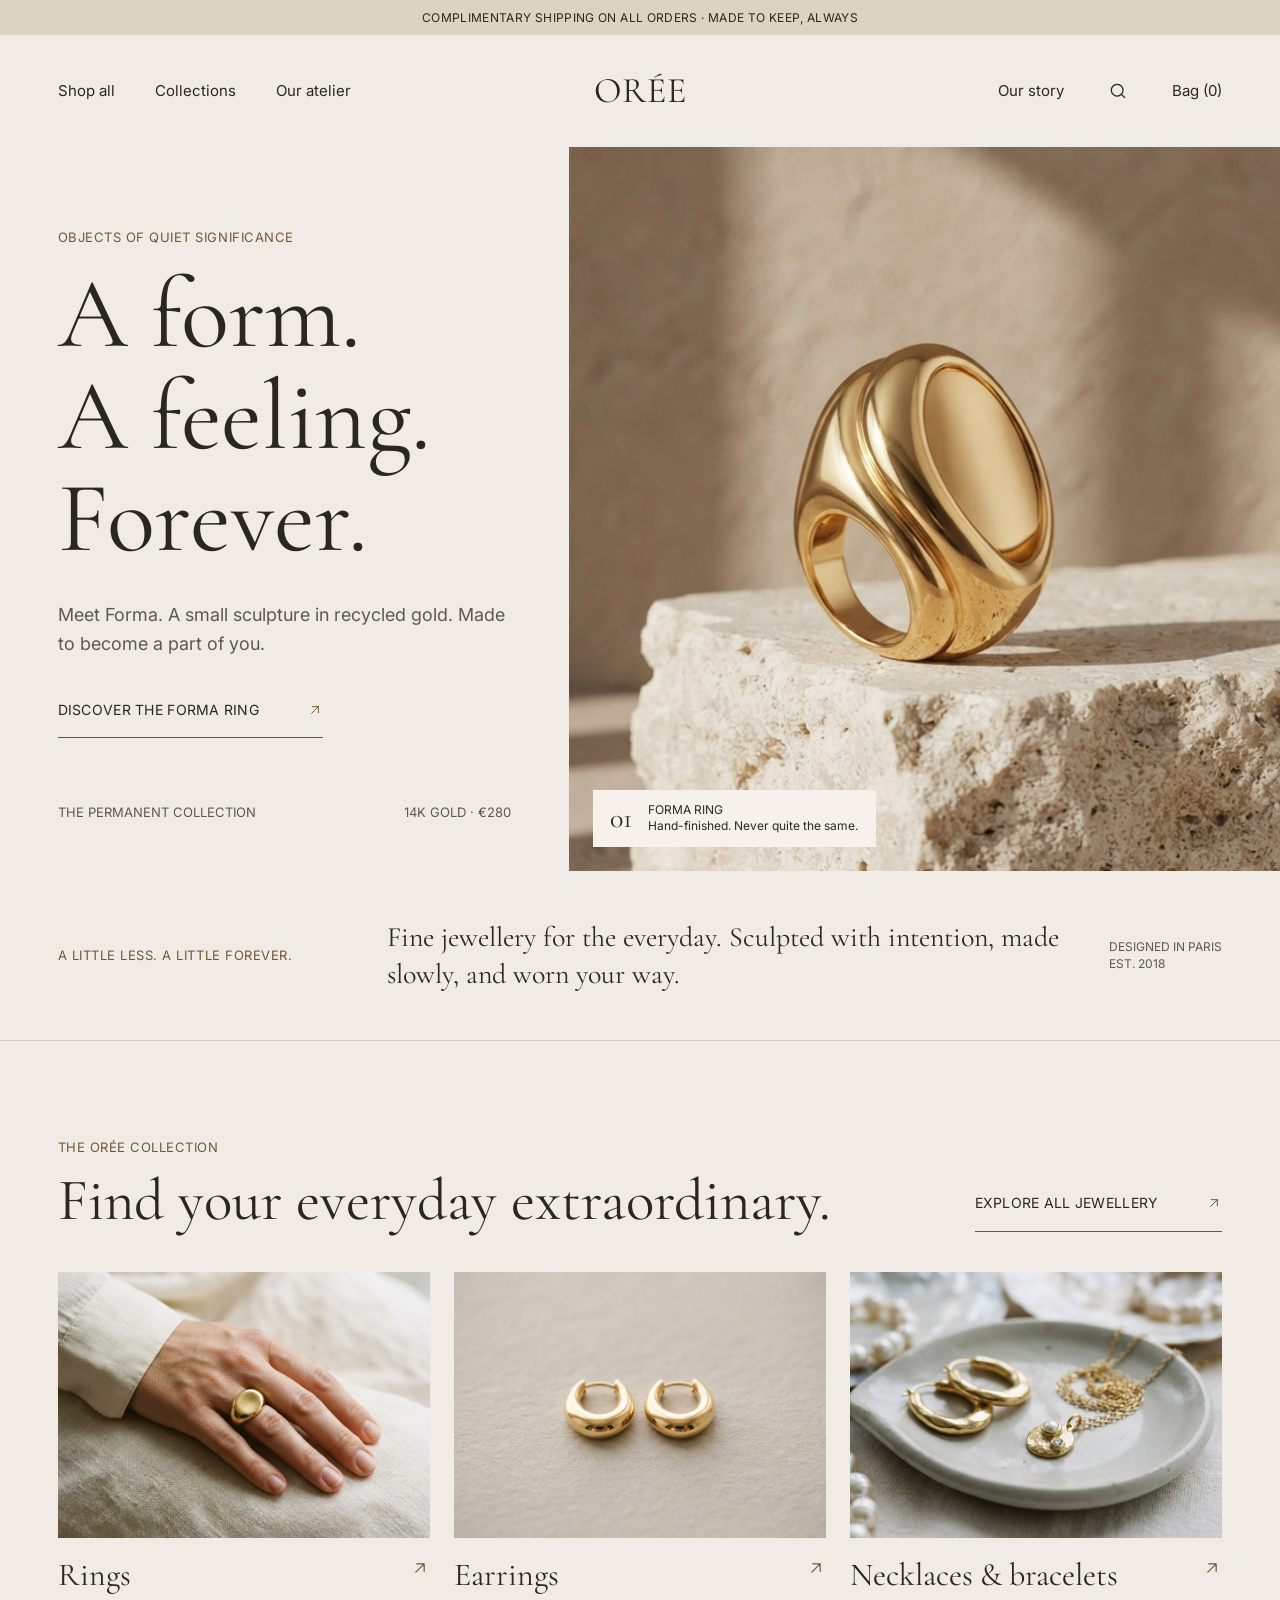
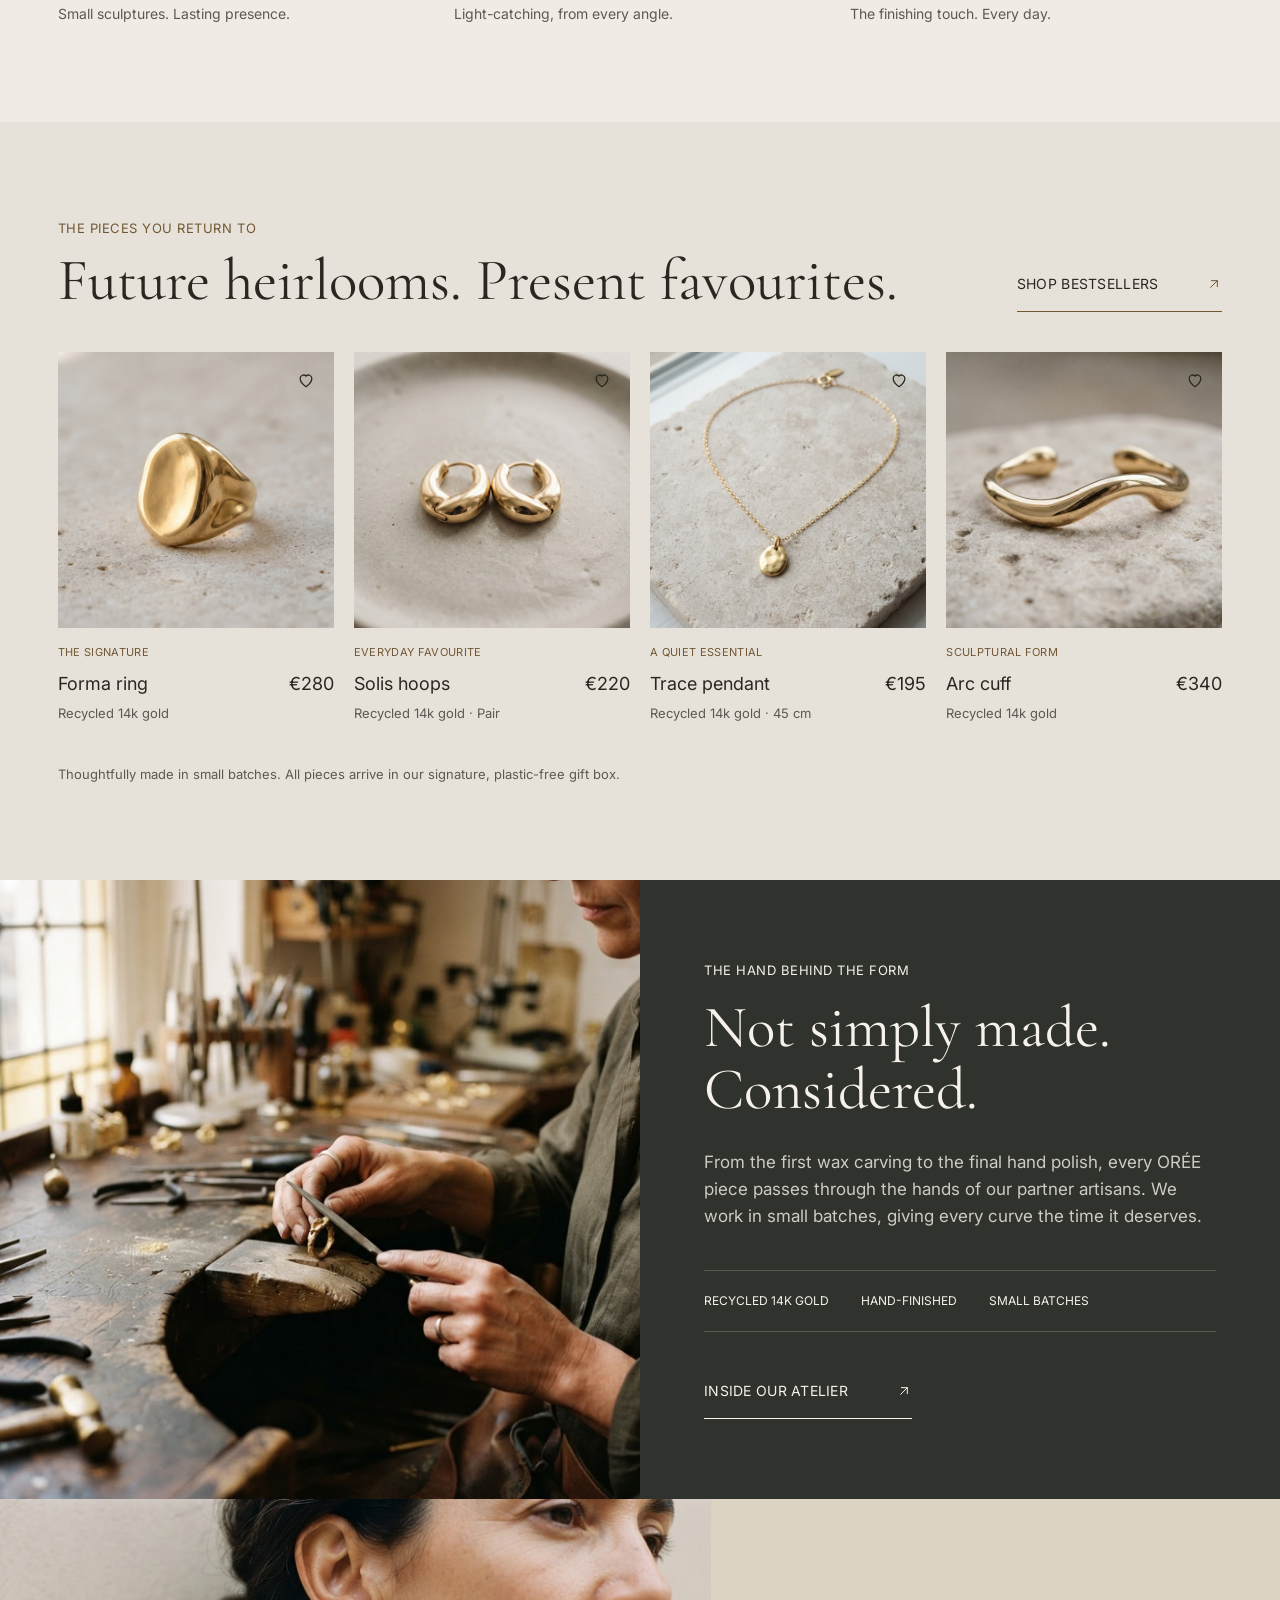
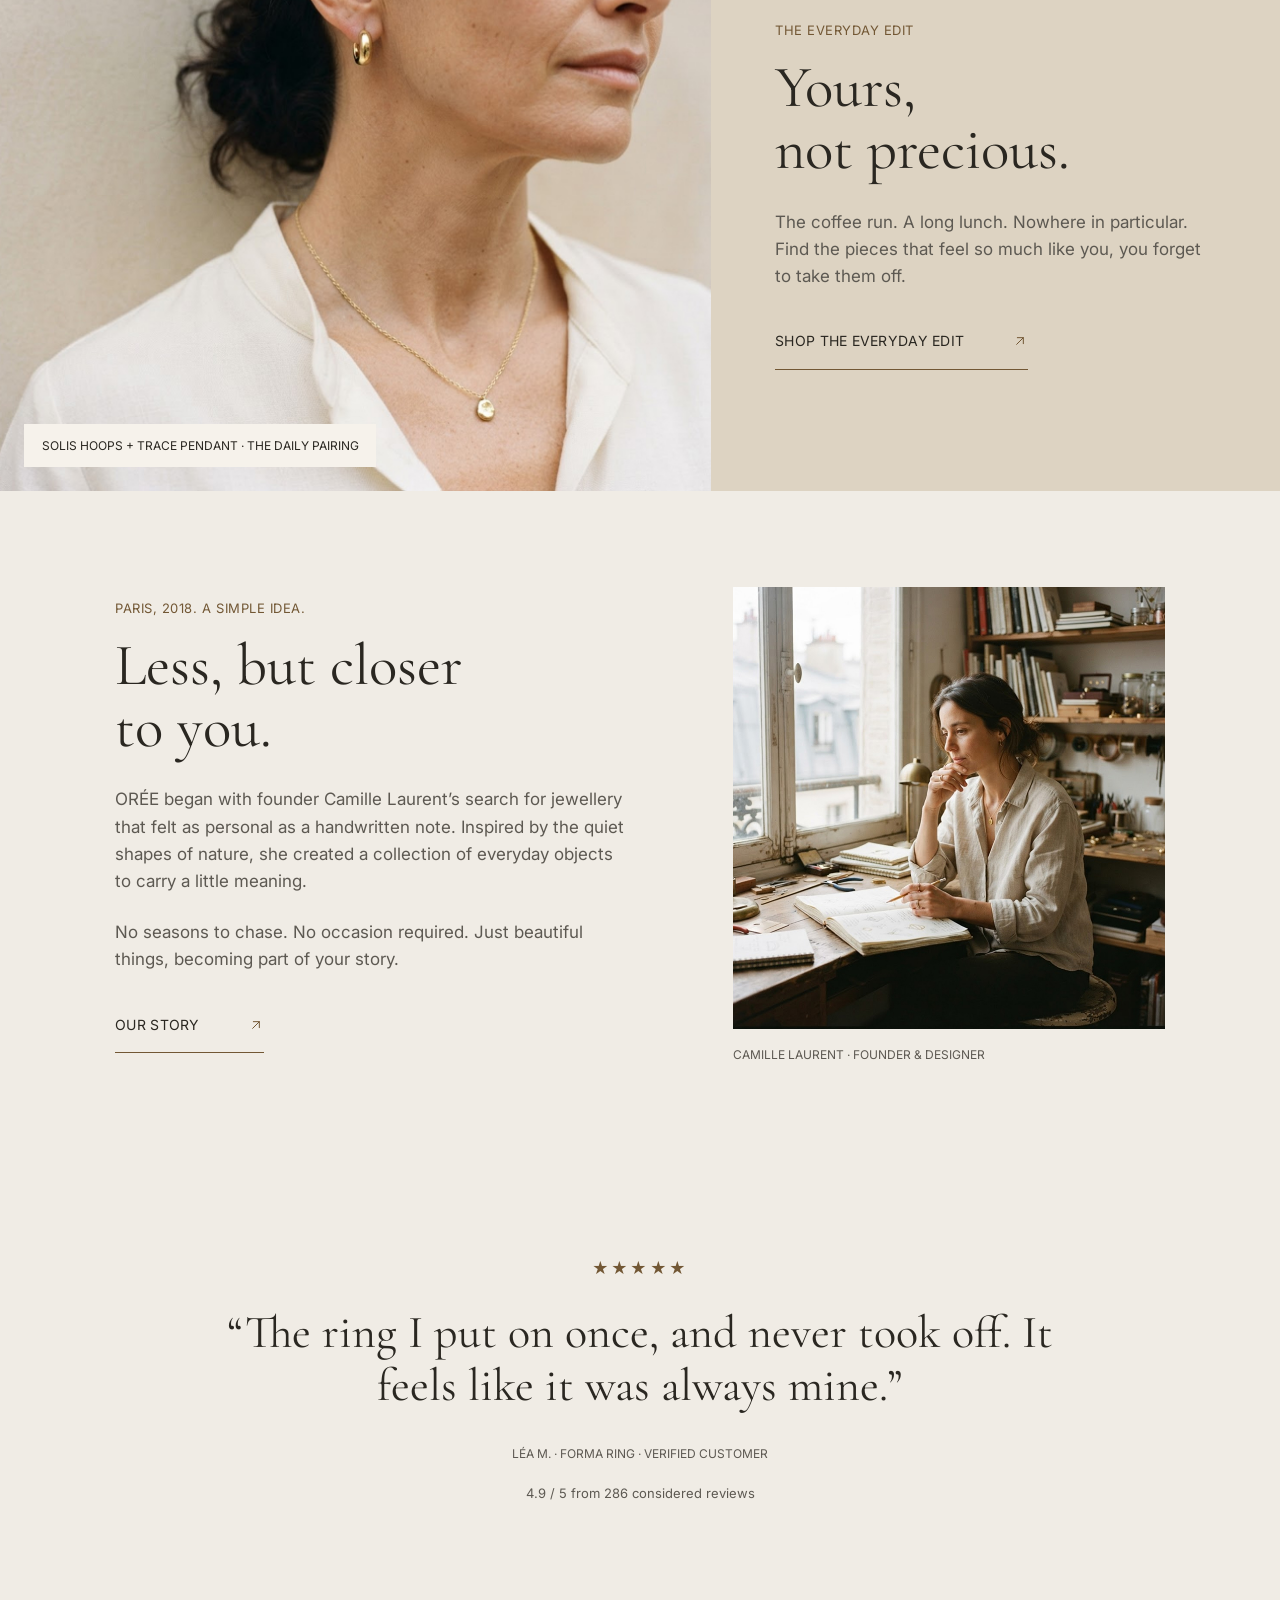
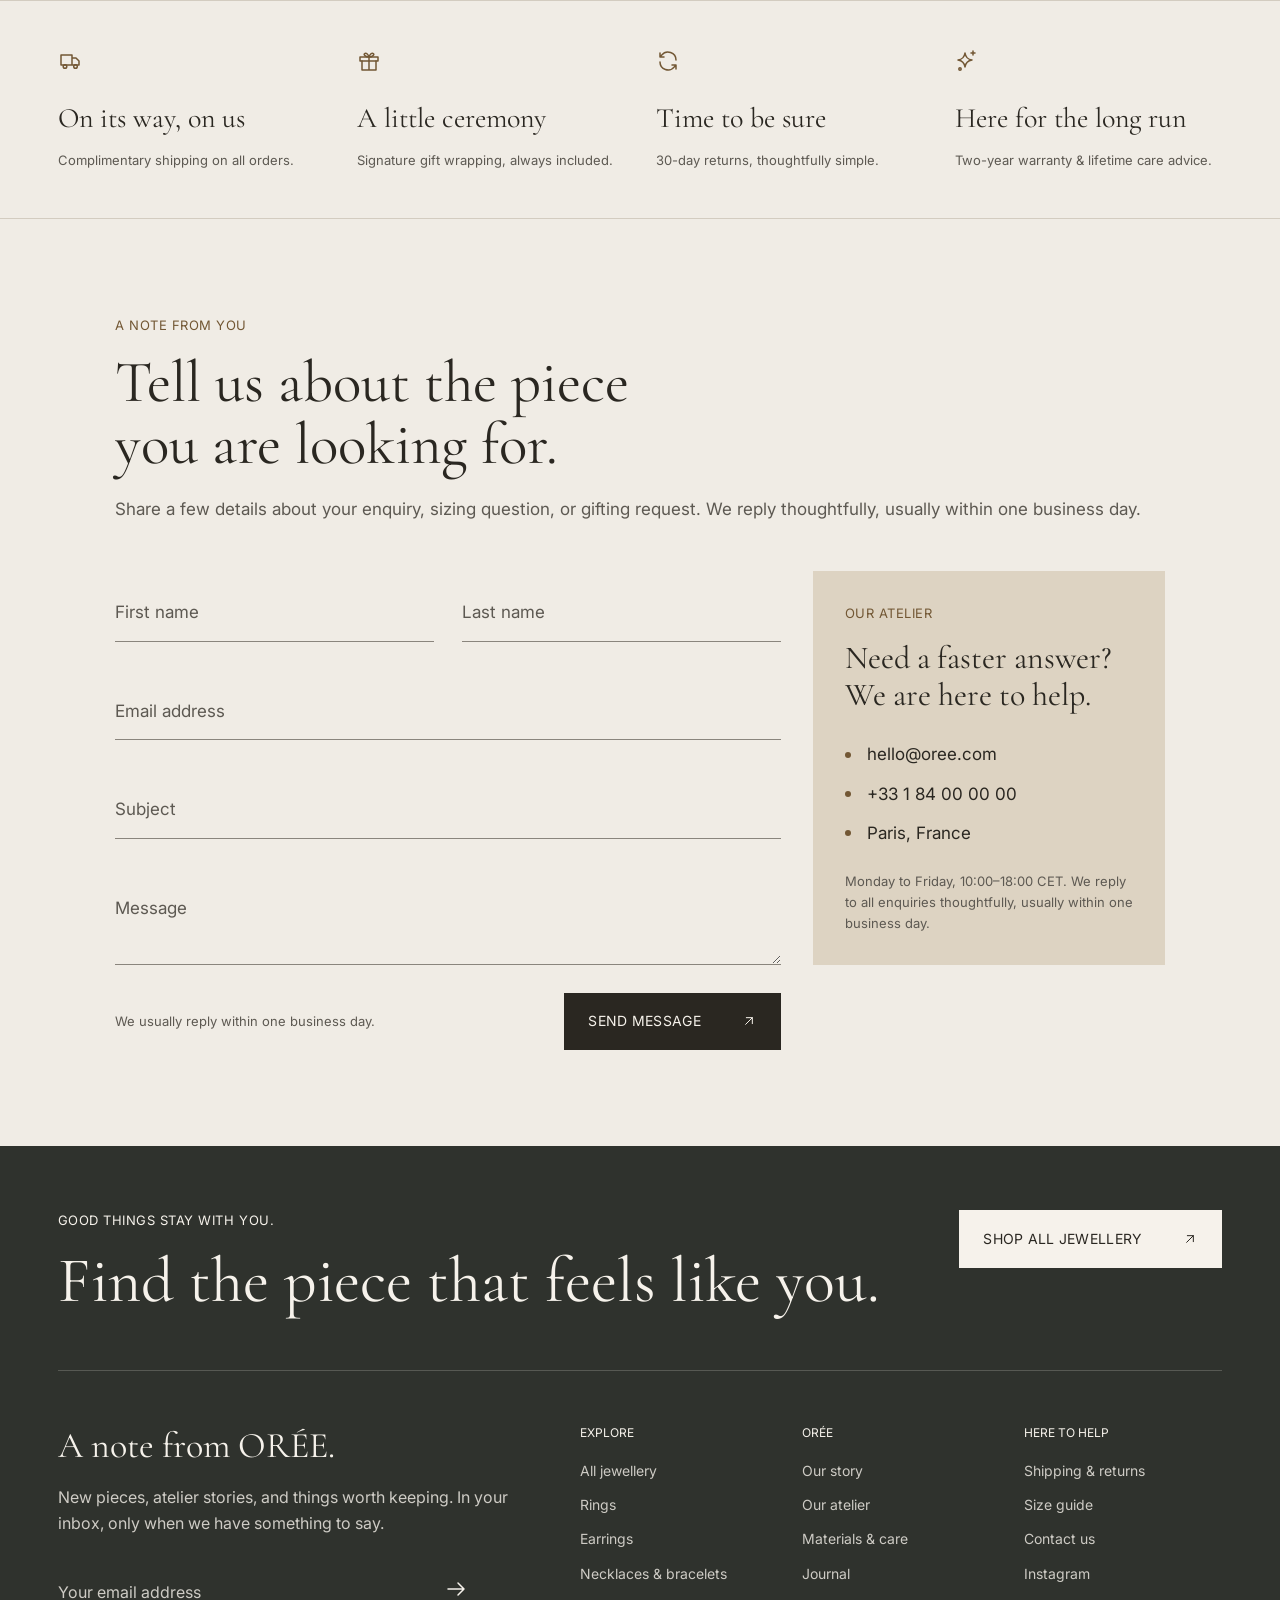
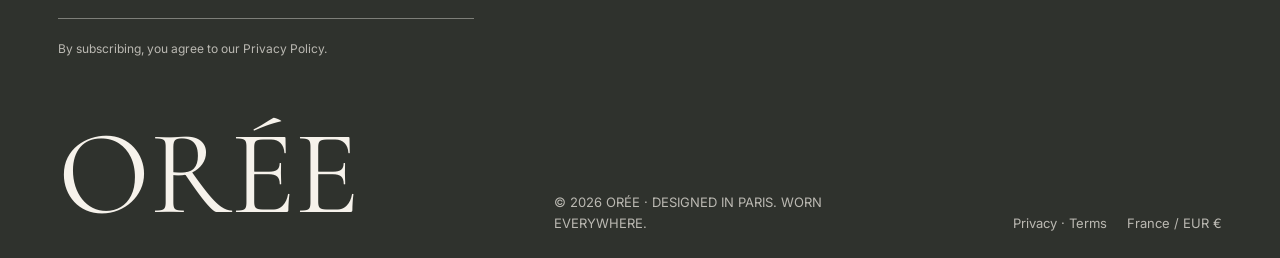
<file: index.html>
<!DOCTYPE html>
<html lang="en">
<head>
  <meta charset="UTF-8">
  <meta name="viewport" content="width=device-width, initial-scale=1.0">
  <title>ORÉE — Fine jewellery for the everyday</title>
  <meta name="description" content="Fine jewellery for the everyday. Sculpted with intention, made slowly, and worn your way. Designed in Paris.">

  <!-- Fonts: a serif for headings (Cormorant Garamond) and a sans-serif for body text (Inter) -->
  <link rel="preconnect" href="https://fonts.googleapis.com">
  <link rel="preconnect" href="https://fonts.gstatic.com" crossorigin>
  <link href="https://fonts.googleapis.com/css2?family=Cormorant+Garamond:wght@400;500&family=Inter:wght@400;500&display=swap" rel="stylesheet">

  <link rel="stylesheet" href="css/styles.css">

  <!-- "defer" runs the script after the HTML has been parsed, so it can find every element -->
  <script src="js/main.js" defer></script>
</head>
<body>

  <!-- Lets keyboard users jump past the navigation -->
  <a class="skip-link" href="#main">Skip to content</a>

  <!-- ============================================================
       ANNOUNCEMENT BAR
       ============================================================ -->
  <div class="announcement">
    <p>
      <span>Complimentary shipping on all orders</span>
      <span>Made to keep, always</span>
    </p>
  </div>

  <!-- ============================================================
       HEADER
       ============================================================ -->
  <header class="site-header">
    <div class="site-header__bar container">

      <!-- Only visible on small screens (see CSS) -->
      <button class="icon-button menu-toggle" type="button" aria-expanded="false" aria-controls="mobile-menu" aria-label="Open menu">
        <svg class="icon" viewBox="0 0 24 24" aria-hidden="true"><path d="M4 7h16M4 12h16M4 17h16"/></svg>
      </button>

      <nav class="site-header__nav" aria-label="Primary">
        <a href="#collection">Shop all</a>
        <a href="#collection">Collections</a>
        <a href="#atelier">Our atelier</a>
      </nav>

      <a class="logo" href="#" aria-label="ORÉE home">ORÉE</a>

      <div class="site-header__actions">
        <a class="hide-on-mobile" href="#story">Our story</a>
        <button class="icon-button" type="button" aria-label="Search">
          <svg class="icon" viewBox="0 0 24 24" aria-hidden="true"><circle cx="11" cy="11" r="7"/><path d="m20 20-3.5-3.5"/></svg>
        </button>
        <a href="#">Bag (<span class="bag-count">0</span>)</a>
      </div>
    </div>

    <!-- On mobile the main links sit in a row under the logo -->
    <nav class="site-header__subnav" aria-label="Secondary">
      <a href="#collection">Shop all</a>
      <a href="#collection">Collections</a>
      <a href="#atelier">Our atelier</a>
      <a href="#story">Our story</a>
    </nav>

    <!-- Mobile menu panel: hidden until the menu button is pressed (see main.js) -->
    <nav class="mobile-menu" id="mobile-menu" aria-label="Mobile" hidden>
      <ul>
        <li><a href="#collection">All jewellery</a></li>
        <li><a href="#collection">Rings</a></li>
        <li><a href="#collection">Earrings</a></li>
        <li><a href="#collection">Necklaces &amp; bracelets</a></li>
        <li><a href="#atelier">Our atelier</a></li>
        <li><a href="#story">Our story</a></li>
        <li><a href="#contact">Contact us</a></li>
      </ul>
    </nav>
  </header>

  <main id="main">

    <!-- ============================================================
         HERO
         Two columns: text on the left, image on the right.
         ============================================================ -->
    <section class="hero">
      <div class="hero__content">
        <p class="eyebrow">Objects of quiet significance</p>
        <h1 class="hero__title">A form.<br>A feeling.<br>Forever.</h1>
        <p class="hero__lede">Meet Forma. A small sculpture in recycled gold. Made to become a part of you.</p>
        <a class="link-arrow" href="#bestsellers">
          Discover the Forma ring
          <svg class="icon" viewBox="0 0 24 24" aria-hidden="true"><path d="M7 17 17 7M8 7h9v9"/></svg>
        </a>

        <div class="hero__meta">
          <span>The permanent collection</span>
          <span>14k gold · €280</span>
        </div>
      </div>

      <figure class="hero__media">
        <img src="images/hero-forma-ring.jpg" alt="The Forma ring, a sculptural gold ring, resting on a block of stone" width="1600" height="1460">
        <figcaption class="hero__caption">
          <span class="hero__caption-number">01</span>
          <span>
            <strong>Forma ring</strong>
            Hand-finished. Never quite the same.
          </span>
        </figcaption>
      </figure>
    </section>

    <!-- ============================================================
         INTRO STRIP
         ============================================================ -->
    <section class="intro container">
      <p class="eyebrow">A little less. A little forever.</p>
      <p class="intro__statement">Fine jewellery for the everyday. Sculpted with intention, made slowly, and worn your way.</p>
      <p class="intro__aside">Designed in Paris<br>Est. 2018</p>
    </section>

    <!-- ============================================================
         CATEGORIES
         ============================================================ -->
    <section class="section" id="collection">
      <div class="container">
        <div class="section-head">
          <div>
            <p class="eyebrow">The Orée collection</p>
            <h2 class="section-title">Find your everyday extraordinary.</h2>
          </div>
          <a class="link-arrow" href="#">
            Explore all jewellery
            <svg class="icon" viewBox="0 0 24 24" aria-hidden="true"><path d="M7 17 17 7M8 7h9v9"/></svg>
          </a>
        </div>

        <div class="category-grid">
          <!-- Each card is one big link. The whole card is clickable.
               The photos have empty alt text because the heading already names the link;
               describing the photo too would make screen readers read a long, muddled link. -->
          <a class="category-card" href="#">
            <img src="images/category-rings.jpg" alt="" width="843" height="600" loading="lazy">
            <div class="category-card__head">
              <h3>Rings</h3>
              <svg class="icon" viewBox="0 0 24 24" aria-hidden="true"><path d="M7 17 17 7M8 7h9v9"/></svg>
            </div>
            <p>Small sculptures. Lasting presence.</p>
          </a>

          <a class="category-card" href="#">
            <img src="images/category-earrings.jpg" alt="" width="843" height="600" loading="lazy">
            <div class="category-card__head">
              <h3>Earrings</h3>
              <svg class="icon" viewBox="0 0 24 24" aria-hidden="true"><path d="M7 17 17 7M8 7h9v9"/></svg>
            </div>
            <p>Light-catching, from every angle.</p>
          </a>

          <a class="category-card" href="#">
            <img src="images/category-necklaces.jpg" alt="" width="843" height="600" loading="lazy">
            <div class="category-card__head">
              <h3>Necklaces &amp; bracelets</h3>
              <svg class="icon" viewBox="0 0 24 24" aria-hidden="true"><path d="M7 17 17 7M8 7h9v9"/></svg>
            </div>
            <p>The finishing touch. Every day.</p>
          </a>
        </div>
      </div>
    </section>

    <!-- ============================================================
         BESTSELLERS
         ============================================================ -->
    <section class="section section--tinted" id="bestsellers">
      <div class="container">
        <div class="section-head">
          <div>
            <p class="eyebrow">The pieces you return to</p>
            <h2 class="section-title">Future heirlooms. Present favourites.</h2>
          </div>
          <a class="link-arrow" href="#">
            Shop bestsellers
            <svg class="icon" viewBox="0 0 24 24" aria-hidden="true"><path d="M7 17 17 7M8 7h9v9"/></svg>
          </a>
        </div>

        <div class="product-grid">
          <article class="product-card">
            <div class="product-card__media">
              <img src="images/product-forma-ring.jpg" alt="Forma ring in recycled 14k gold" width="626" height="620" loading="lazy">
              <!-- aria-pressed tells assistive tech whether this toggle is on or off -->
              <button class="wishlist-button" type="button" aria-pressed="false" aria-label="Save Forma ring to wishlist">
                <svg class="icon" viewBox="0 0 24 24" aria-hidden="true"><path d="M12 20s-7-4.4-7-10a4 4 0 0 1 7-2.6A4 4 0 0 1 19 10c0 5.6-7 10-7 10Z"/></svg>
              </button>
            </div>
            <p class="product-card__tag">The signature</p>
            <div class="product-card__row">
              <h3><a href="#">Forma ring</a></h3>
              <p class="product-card__price">€280</p>
            </div>
            <p class="product-card__detail">Recycled 14k gold</p>
          </article>

          <article class="product-card">
            <div class="product-card__media">
              <img src="images/product-solis-hoops.jpg" alt="Solis hoops, a pair of gold hoop earrings" width="626" height="620" loading="lazy">
              <button class="wishlist-button" type="button" aria-pressed="false" aria-label="Save Solis hoops to wishlist">
                <svg class="icon" viewBox="0 0 24 24" aria-hidden="true"><path d="M12 20s-7-4.4-7-10a4 4 0 0 1 7-2.6A4 4 0 0 1 19 10c0 5.6-7 10-7 10Z"/></svg>
              </button>
            </div>
            <p class="product-card__tag">Everyday favourite</p>
            <div class="product-card__row">
              <h3><a href="#">Solis hoops</a></h3>
              <p class="product-card__price">€220</p>
            </div>
            <p class="product-card__detail">Recycled 14k gold · Pair</p>
          </article>

          <article class="product-card">
            <div class="product-card__media">
              <img src="images/product-trace-pendant.jpg" alt="Trace pendant, a hammered gold disc on a fine chain" width="626" height="620" loading="lazy">
              <button class="wishlist-button" type="button" aria-pressed="false" aria-label="Save Trace pendant to wishlist">
                <svg class="icon" viewBox="0 0 24 24" aria-hidden="true"><path d="M12 20s-7-4.4-7-10a4 4 0 0 1 7-2.6A4 4 0 0 1 19 10c0 5.6-7 10-7 10Z"/></svg>
              </button>
            </div>
            <p class="product-card__tag">A quiet essential</p>
            <div class="product-card__row">
              <h3><a href="#">Trace pendant</a></h3>
              <p class="product-card__price">€195</p>
            </div>
            <p class="product-card__detail">Recycled 14k gold · 45 cm</p>
          </article>

          <article class="product-card">
            <div class="product-card__media">
              <img src="images/product-arc-cuff.jpg" alt="Arc cuff, a wavy open gold bracelet" width="626" height="620" loading="lazy">
              <button class="wishlist-button" type="button" aria-pressed="false" aria-label="Save Arc cuff to wishlist">
                <svg class="icon" viewBox="0 0 24 24" aria-hidden="true"><path d="M12 20s-7-4.4-7-10a4 4 0 0 1 7-2.6A4 4 0 0 1 19 10c0 5.6-7 10-7 10Z"/></svg>
              </button>
            </div>
            <p class="product-card__tag">Sculptural form</p>
            <div class="product-card__row">
              <h3><a href="#">Arc cuff</a></h3>
              <p class="product-card__price">€340</p>
            </div>
            <p class="product-card__detail">Recycled 14k gold</p>
          </article>
        </div>

        <p class="small-print">Thoughtfully made in small batches. All pieces arrive in our signature, plastic-free gift box.</p>
      </div>
    </section>

    <!-- ============================================================
         ATELIER (image + dark panel)
         ============================================================ -->
    <section class="split split--dark" id="atelier">
      <div class="split__media">
        <img src="images/atelier-hands.jpg" alt="An artisan filing a gold ring at a wooden workbench" width="1440" height="1280" loading="lazy">
      </div>
      <div class="split__content">
        <p class="eyebrow">The hand behind the form</p>
        <h2 class="section-title">Not simply made.<br>Considered.</h2>
        <p class="split__text">From the first wax carving to the final hand polish, every ORÉE piece passes through the hands of our partner artisans. We work in small batches, giving every curve the time it deserves.</p>
        <ul class="tag-list">
          <li>Recycled 14k gold</li>
          <li>Hand-finished</li>
          <li>Small batches</li>
        </ul>
        <a class="link-arrow" href="#">
          Inside our atelier
          <svg class="icon" viewBox="0 0 24 24" aria-hidden="true"><path d="M7 17 17 7M8 7h9v9"/></svg>
        </a>
      </div>
    </section>

    <!-- ============================================================
         EVERYDAY EDIT (image + sand panel)
         ============================================================ -->
    <section class="split split--sand split--wide-media">
      <figure class="split__media">
        <img src="images/everyday-portrait.jpg" alt="A woman wearing gold hoop earrings and a pendant necklace" width="1600" height="1200" loading="lazy">
        <figcaption class="image-label">Solis hoops + Trace pendant · The daily pairing</figcaption>
      </figure>
      <div class="split__content">
        <p class="eyebrow">The everyday edit</p>
        <h2 class="section-title">Yours,<br>not precious.</h2>
        <p class="split__text">The coffee run. A long lunch. Nowhere in particular. Find the pieces that feel so much like you, you forget to take them off.</p>
        <a class="link-arrow" href="#">
          Shop the everyday edit
          <svg class="icon" viewBox="0 0 24 24" aria-hidden="true"><path d="M7 17 17 7M8 7h9v9"/></svg>
        </a>
      </div>
    </section>

    <!-- ============================================================
         OUR STORY
         ============================================================ -->
    <section class="section" id="story">
      <div class="container container--inset story">
        <div class="story__text">
          <p class="eyebrow">Paris, 2018. A simple idea.</p>
          <h2 class="section-title">Less, but closer<br>to you.</h2>
          <p>ORÉE began with founder Camille Laurent’s search for jewellery that felt as personal as a handwritten note. Inspired by the quiet shapes of nature, she created a collection of everyday objects to carry a little meaning.</p>
          <p>No seasons to chase. No occasion required. Just beautiful things, becoming part of your story.</p>
          <a class="link-arrow" href="#">
            Our story
            <svg class="icon" viewBox="0 0 24 24" aria-hidden="true"><path d="M7 17 17 7M8 7h9v9"/></svg>
          </a>
        </div>
        <figure class="story__media">
          <img src="images/founder-camille.jpg" alt="Founder Camille Laurent sketching at a desk by a Paris window" width="860" height="880" loading="lazy">
          <figcaption>Camille Laurent · Founder &amp; designer</figcaption>
        </figure>
      </div>
    </section>

    <!-- ============================================================
         TESTIMONIAL
         ============================================================ -->
    <section class="section testimonial">
      <div class="container">
        <!-- Screen readers skip the star symbols and read the hidden sentence instead -->
        <p class="testimonial__stars">
          <span aria-hidden="true">★★★★★</span>
          <span class="visually-hidden">Rated 5 out of 5</span>
        </p>
        <blockquote>
          <p>“The ring I put on once, and never took off. It feels like it was always mine.”</p>
        </blockquote>
        <p class="testimonial__author">Léa M. · Forma ring · Verified customer</p>
        <p class="testimonial__rating">4.9 / 5 from 286 considered reviews</p>
      </div>
    </section>

    <!-- ============================================================
         PROMISES / FEATURES
         ============================================================ -->
    <section class="features">
      <ul class="features__list container">
        <li class="feature">
          <svg class="icon icon--accent" viewBox="0 0 24 24" aria-hidden="true"><path d="M3 6h11v10H3zM14 9h4l3 3v4h-7"/><circle cx="7" cy="17.5" r="1.8"/><circle cx="17.5" cy="17.5" r="1.8"/></svg>
          <h3>On its way, on us</h3>
          <p>Complimentary shipping on all orders.</p>
        </li>
        <li class="feature">
          <svg class="icon icon--accent" viewBox="0 0 24 24" aria-hidden="true"><rect x="3" y="8" width="18" height="4"/><path d="M5 12v9h14v-9M12 8v13M12 8S10.5 3.5 8 4.5 9 8 12 8Zm0 0s1.5-4.5 4-3.5S15 8 12 8Z"/></svg>
          <h3>A little ceremony</h3>
          <p>Signature gift wrapping, always included.</p>
        </li>
        <li class="feature">
          <svg class="icon icon--accent" viewBox="0 0 24 24" aria-hidden="true"><path d="M20 11a8 8 0 0 0-14.3-4.9L4 8M4 4v4h4M4 13a8 8 0 0 0 14.3 4.9L20 16m0 4v-4h-4"/></svg>
          <h3>Time to be sure</h3>
          <p>30-day returns, thoughtfully simple.</p>
        </li>
        <li class="feature">
          <svg class="icon icon--accent" viewBox="0 0 24 24" aria-hidden="true"><path d="M10 4c.6 4.2 2.8 6.4 7 7-4.2.6-6.4 2.8-7 7-.6-4.2-2.8-6.4-7-7 4.2-.6 6.4-2.8 7-7ZM18 2v4M16 4h4"/><circle cx="5" cy="20" r="1.2"/></svg>
          <h3>Here for the long run</h3>
          <p>Two-year warranty &amp; lifetime care advice.</p>
        </li>
      </ul>
    </section>

    <!-- ============================================================
         CONTACT
         ============================================================ -->
    <section class="section" id="contact">
      <div class="container container--inset">
        <p class="eyebrow">A note from you</p>
        <h2 class="section-title">Tell us about the piece<br>you are looking for.</h2>
        <p class="contact__intro">Share a few details about your enquiry, sizing question, or gifting request. We reply thoughtfully, usually within one business day.</p>

        <div class="contact">
          <!-- "novalidate" switches off the browser's built-in error bubbles so main.js can show its own -->
          <form class="contact-form" novalidate>
            <!-- Floating labels: each label comes AFTER its field so the CSS can react
                 to the field ("input:focus + label"). The placeholder must not be empty
                 for that CSS to work, so short fields use a single space. -->
            <div class="field-row">
              <div class="field">
                <input id="first-name" name="firstName" type="text" placeholder=" " autocomplete="given-name" required>
                <label for="first-name">First name</label>
              </div>
              <div class="field">
                <input id="last-name" name="lastName" type="text" placeholder=" " autocomplete="family-name" required>
                <label for="last-name">Last name</label>
              </div>
            </div>
            <div class="field">
              <input id="email" name="email" type="email" placeholder=" " autocomplete="email" required>
              <label for="email">Email address</label>
            </div>
            <div class="field">
              <input id="subject" name="subject" type="text" placeholder="Sizing advice, gifting, or a custom enquiry">
              <label for="subject">Subject</label>
            </div>
            <div class="field">
              <textarea id="message" name="message" rows="2" placeholder="The piece you are looking for, your preferred finish, or any questions before ordering." required></textarea>
              <label for="message">Message</label>
            </div>

            <div class="contact-form__footer">
              <!-- aria-live makes screen readers announce text that JavaScript puts here -->
              <p class="form-status" aria-live="polite">We usually reply within one business day.</p>
              <button class="button button--dark" type="submit">
                Send message
                <svg class="icon" viewBox="0 0 24 24" aria-hidden="true"><path d="M7 17 17 7M8 7h9v9"/></svg>
              </button>
            </div>
          </form>

          <aside class="contact-card">
            <p class="eyebrow">Our atelier</p>
            <h3>Need a faster answer?<br>We are here to help.</h3>
            <ul class="contact-card__list">
              <li><a href="mailto:hello@oree.com">hello@oree.com</a></li>
              <li><a href="tel:+33184000000">+33 1 84 00 00 00</a></li>
              <li>Paris, France</li>
            </ul>
            <p class="contact-card__note">Monday to Friday, 10:00–18:00 CET. We reply to all enquiries thoughtfully, usually within one business day.</p>
          </aside>
        </div>
      </div>
    </section>

  </main>

  <!-- ============================================================
       FOOTER
       ============================================================ -->
  <footer class="site-footer">
    <div class="container">

      <div class="footer-cta">
        <div>
          <p class="eyebrow">Good things stay with you.</p>
          <h2 class="footer-cta__title">Find the piece that feels like you.</h2>
        </div>
        <a class="button button--light" href="#collection">
          Shop all jewellery
          <svg class="icon" viewBox="0 0 24 24" aria-hidden="true"><path d="M7 17 17 7M8 7h9v9"/></svg>
        </a>
      </div>

      <div class="footer-main">
        <div class="newsletter">
          <h3>A note from ORÉE.</h3>
          <p>New pieces, atelier stories, and things worth keeping. In your inbox, only when we have something to say.</p>
          <form class="newsletter__form" novalidate>
            <label class="visually-hidden" for="newsletter-email">Email address</label>
            <input id="newsletter-email" name="email" type="email" placeholder="Your email address" autocomplete="email" required>
            <button type="submit" aria-label="Subscribe">
              <svg class="icon" viewBox="0 0 24 24" aria-hidden="true"><path d="M4 12h16M14 6l6 6-6 6"/></svg>
            </button>
          </form>
          <p class="newsletter__note" aria-live="polite">By subscribing, you agree to our <a href="#">Privacy Policy</a>.</p>
        </div>

        <nav class="footer-links" aria-label="Footer">
          <div>
            <h3>Explore</h3>
            <ul>
              <li><a href="#">All jewellery</a></li>
              <li><a href="#">Rings</a></li>
              <li><a href="#">Earrings</a></li>
              <li><a href="#">Necklaces &amp; bracelets</a></li>
            </ul>
          </div>
          <div>
            <h3>Orée</h3>
            <ul>
              <li><a href="#">Our story</a></li>
              <li><a href="#">Our atelier</a></li>
              <li><a href="#">Materials &amp; care</a></li>
              <li><a href="#">Journal</a></li>
            </ul>
          </div>
          <div>
            <h3>Here to help</h3>
            <ul>
              <li><a href="#">Shipping &amp; returns</a></li>
              <li><a href="#">Size guide</a></li>
              <li><a href="#contact">Contact us</a></li>
              <li><a href="#">Instagram</a></li>
            </ul>
          </div>
        </nav>
      </div>

      <div class="footer-bottom">
        <p class="footer-bottom__logo" aria-hidden="true">ORÉE</p>
        <p class="footer-bottom__copy">© <span class="current-year">2026</span> ORÉE · Designed in Paris. Worn everywhere.</p>
        <p class="footer-bottom__legal">
          <a href="#">Privacy</a> · <a href="#">Terms</a>
          <span>France / EUR €</span>
        </p>
      </div>

    </div>
  </footer>

</body>
</html>
</file>
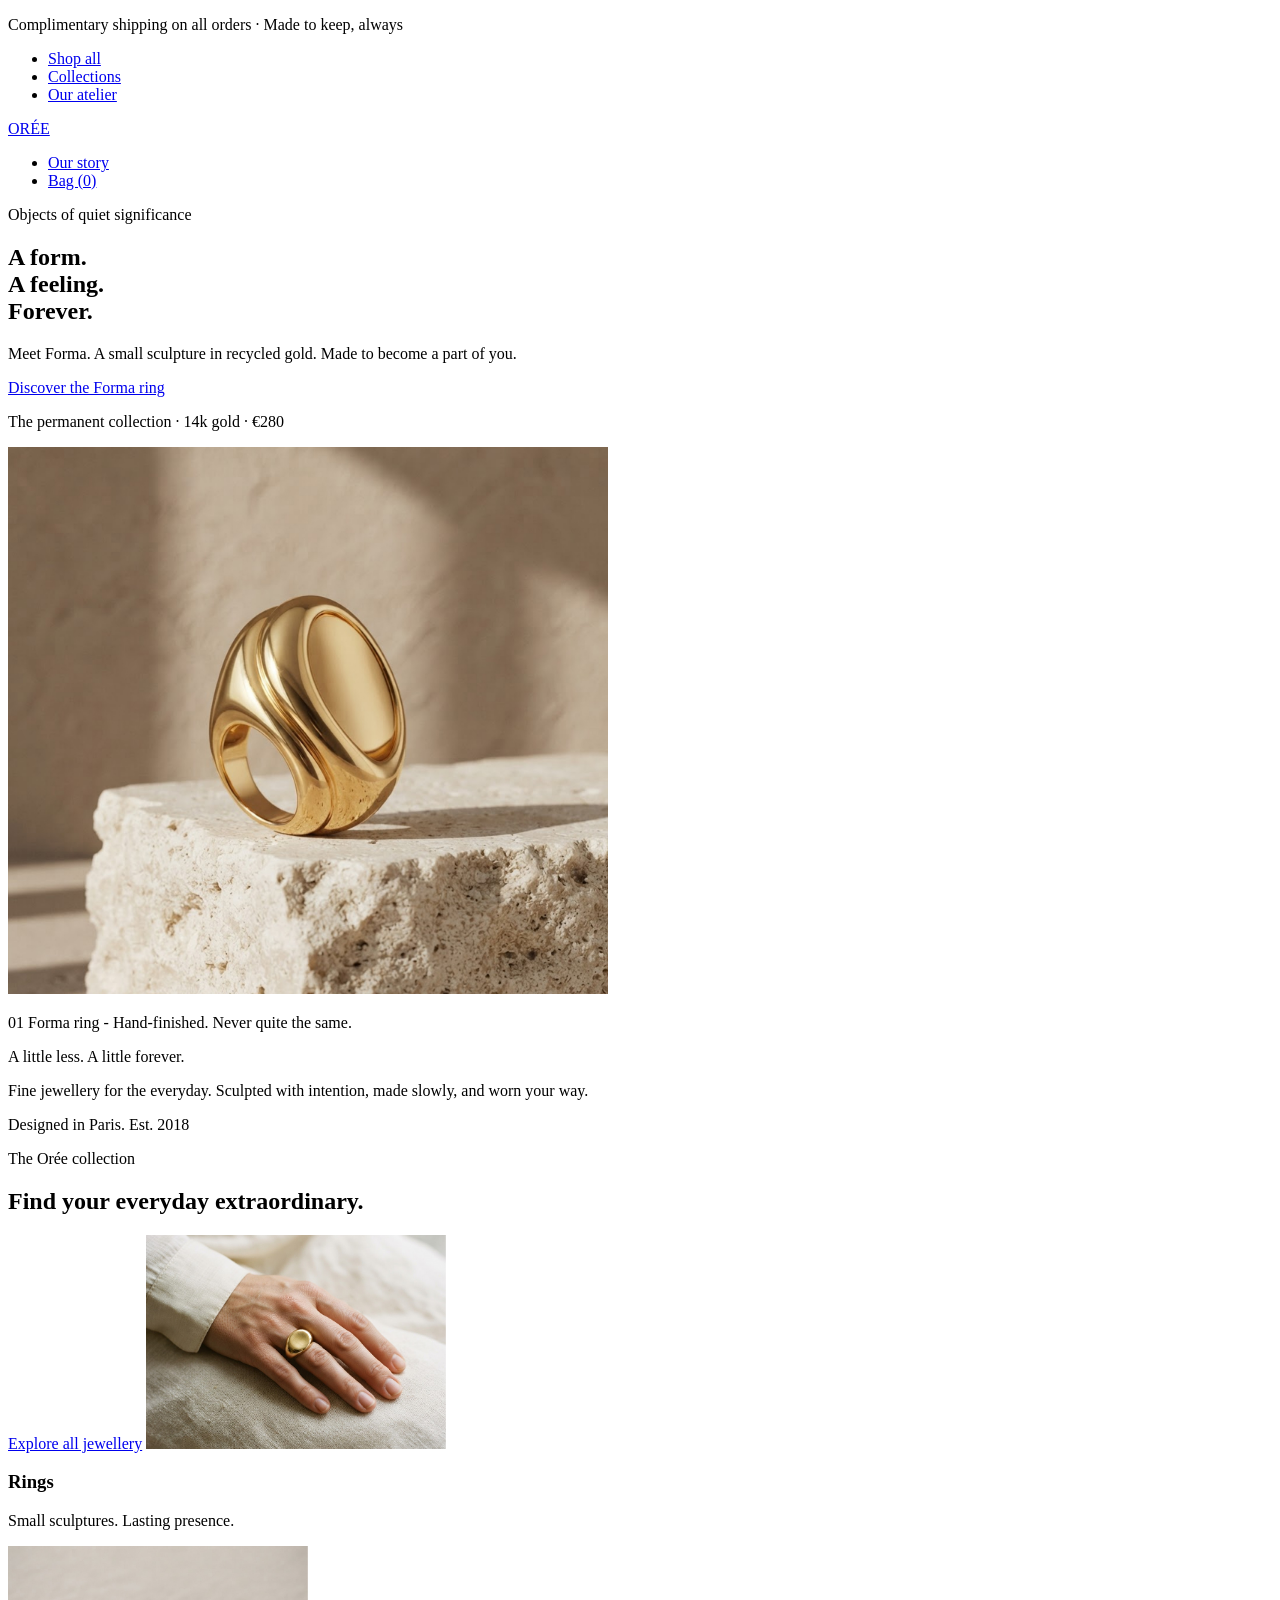
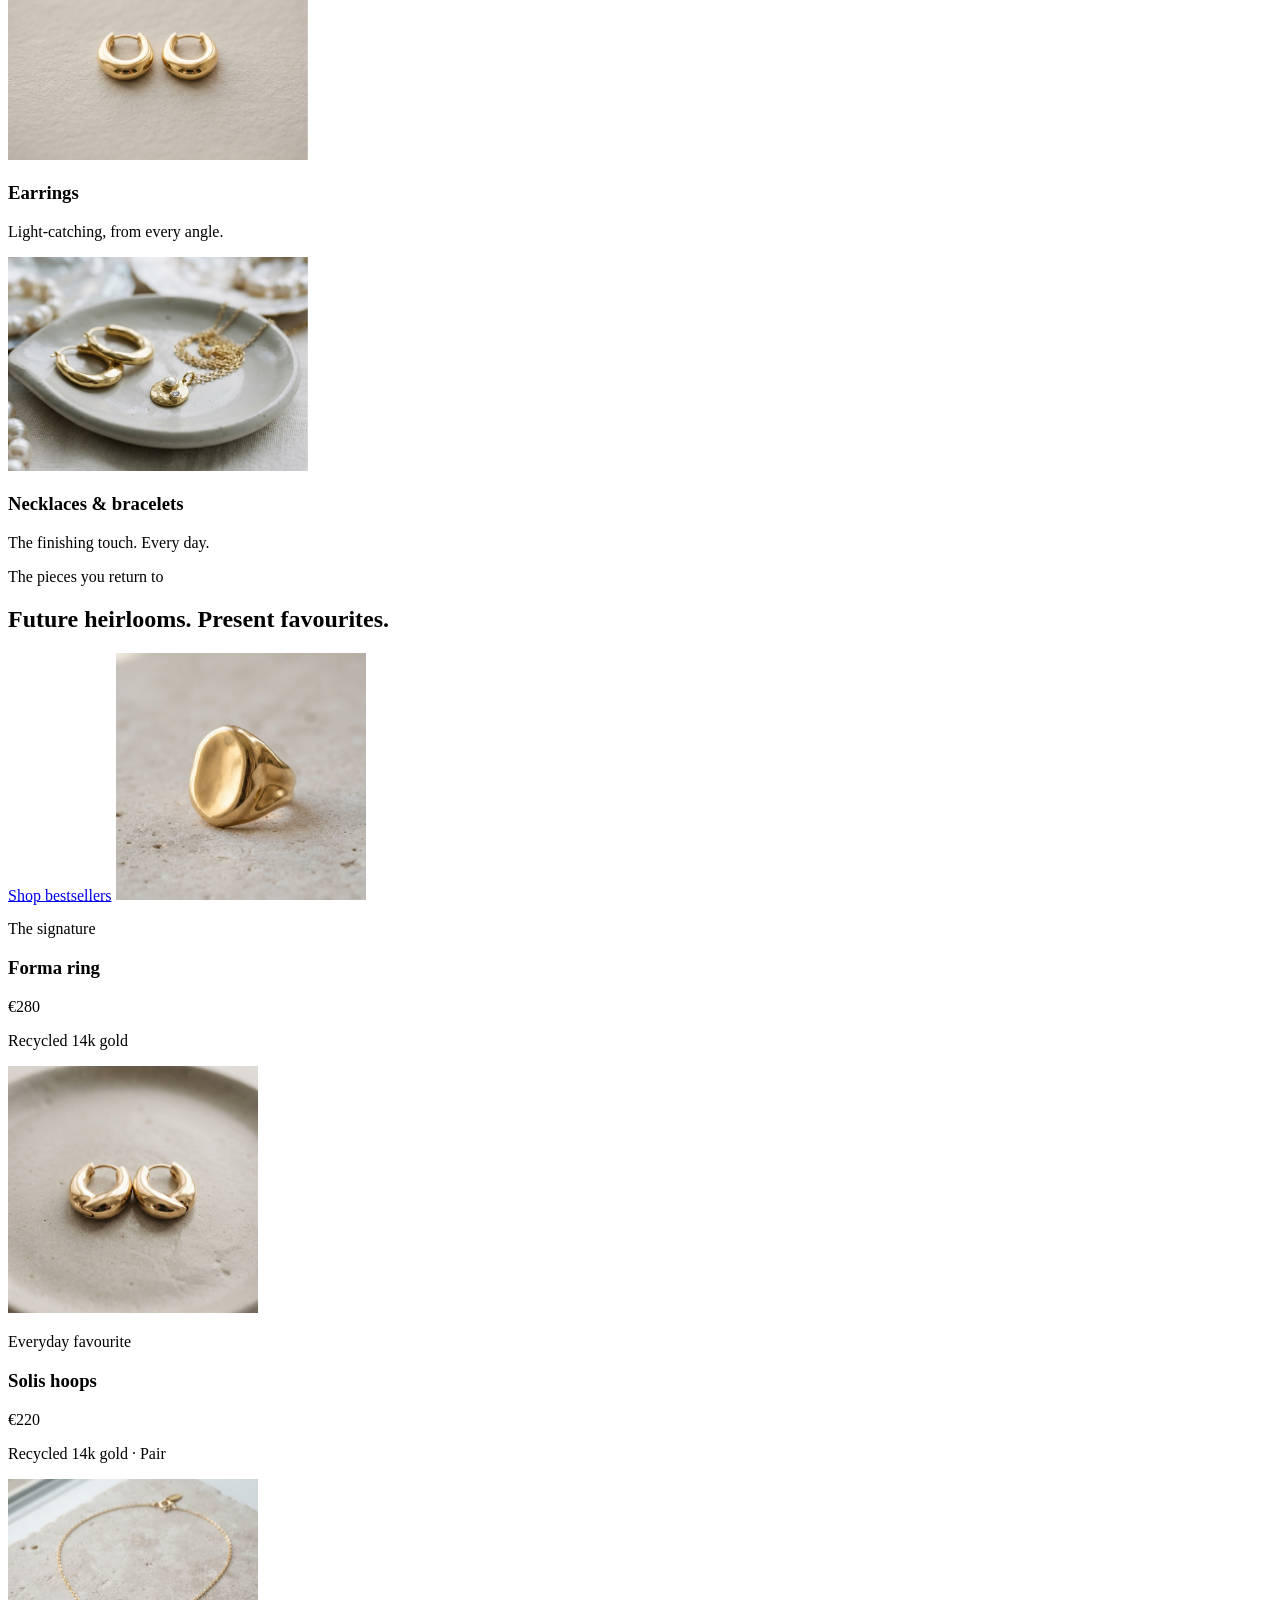
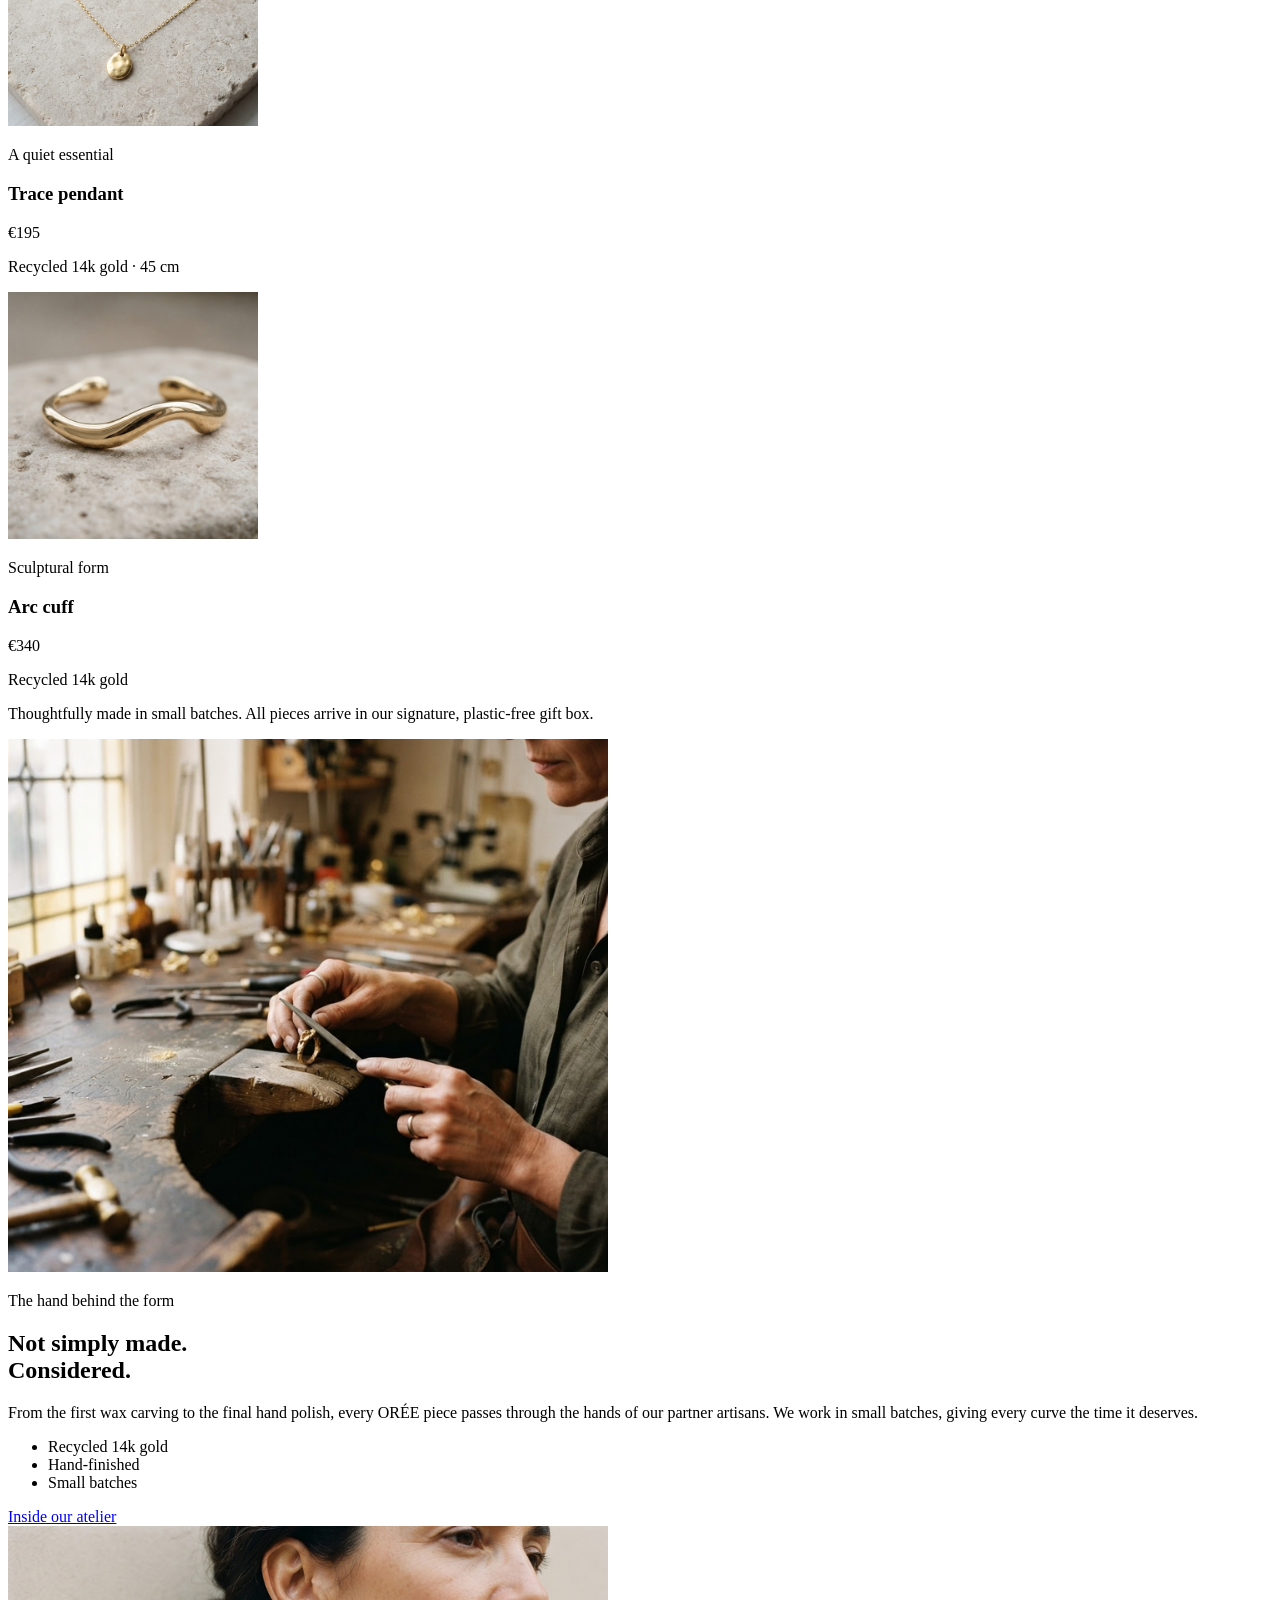
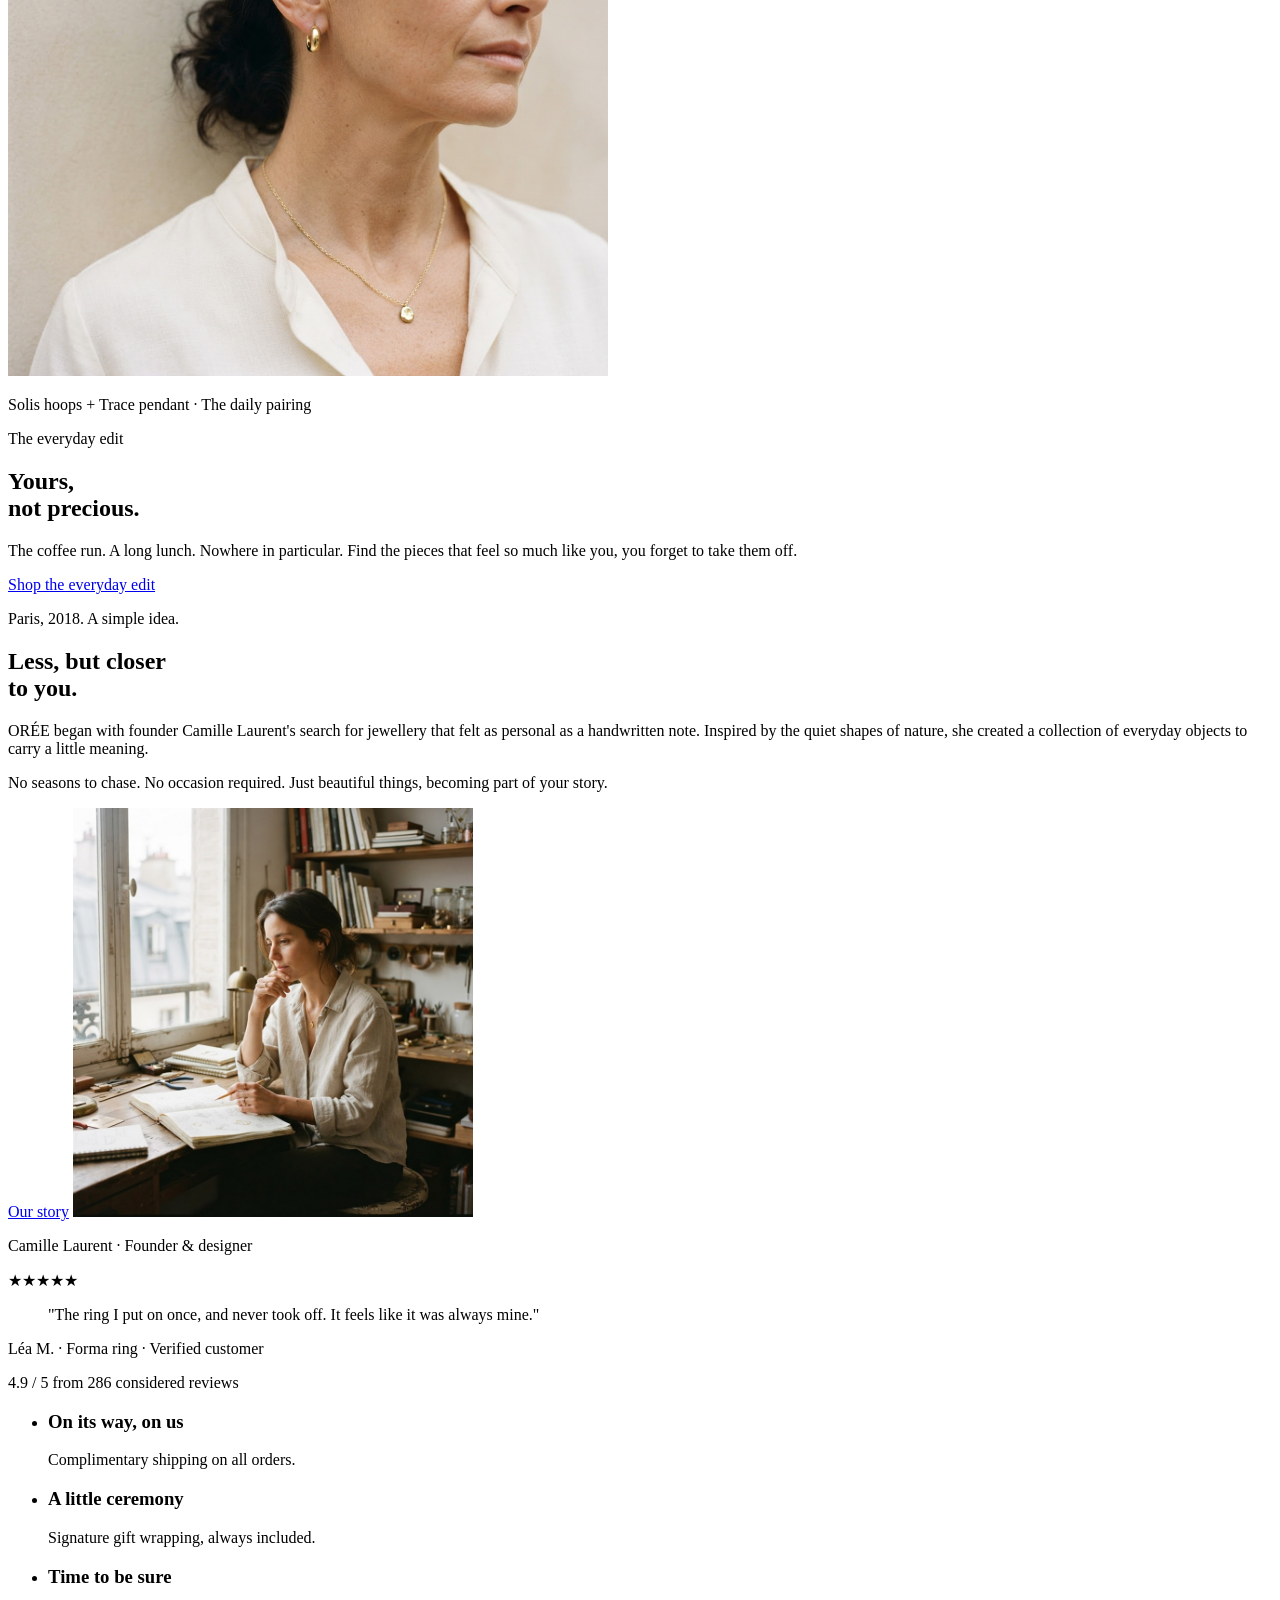
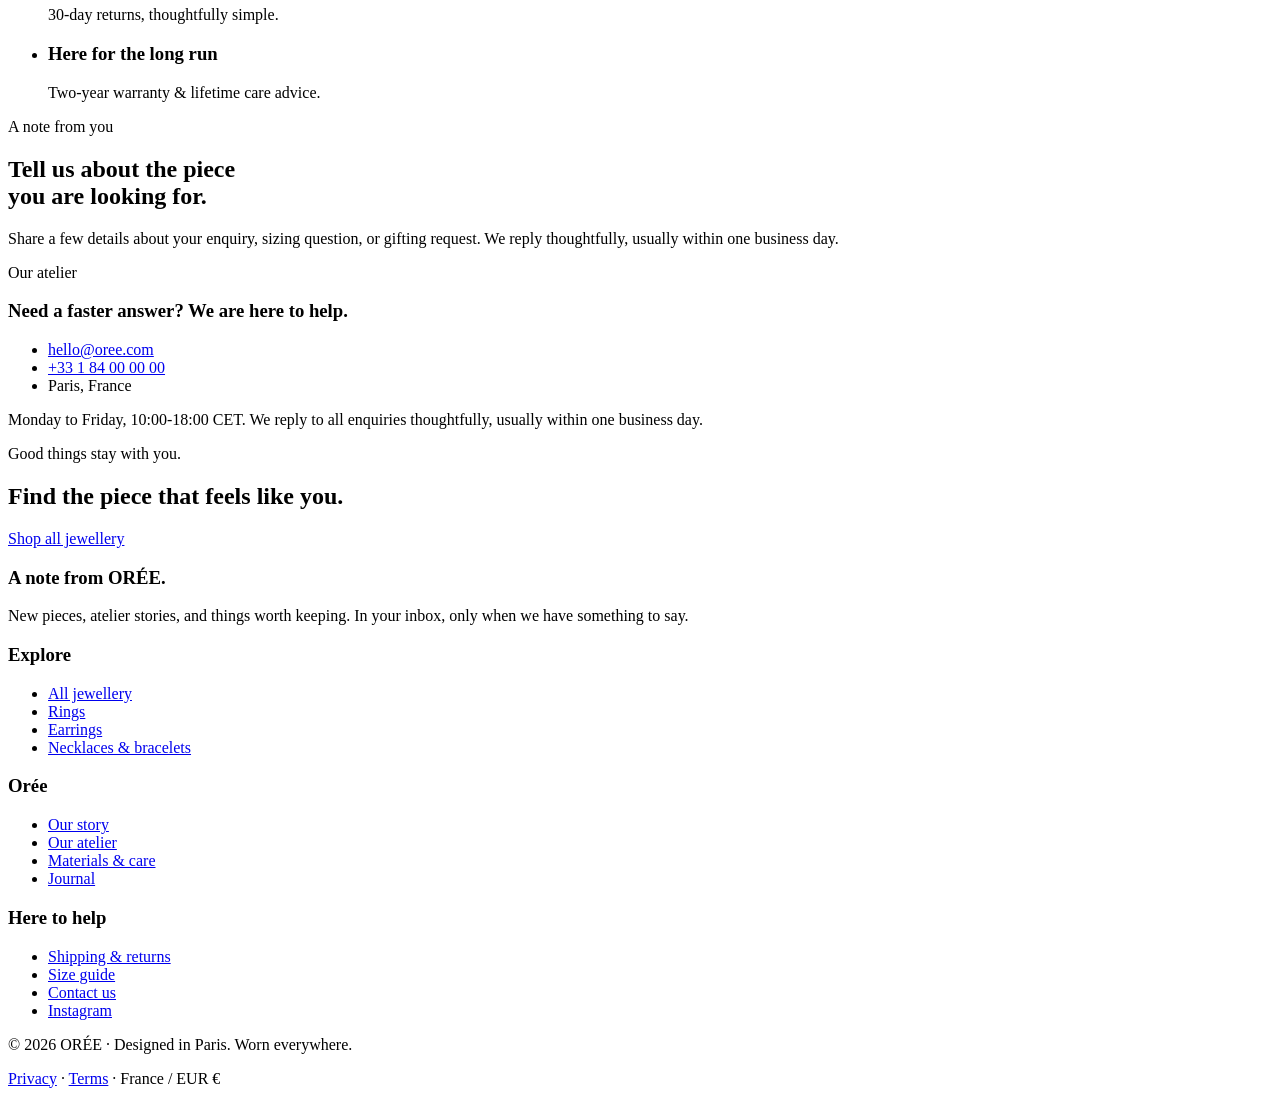
<file: course/lesson-03/finished/index.html>
<!DOCTYPE html>
<html lang="en">
  <head>
    <meta charset="UTF-8">
    <title>ORÉE - Fine jewellery for the everyday</title>
  </head>
  <body>

    <header>
      <p>Complimentary shipping on all orders · Made to keep, always</p>

      <nav>
        <ul>
          <li><a href="#collection">Shop all</a></li>
          <li><a href="#collection">Collections</a></li>
          <li><a href="#atelier">Our atelier</a></li>
        </ul>

        <a href="index.html">ORÉE</a>

        <ul>
          <li><a href="#story">Our story</a></li>
          <li><a href="#">Bag (0)</a></li>
        </ul>
      </nav>
    </header>

    <main>

      <!-- Hero -->
      <section>
        <p>Objects of quiet significance</p>
        <h1>A form.<br>A feeling.<br>Forever.</h1>
        <p>Meet Forma. A small sculpture in recycled gold. Made to become a part of you.</p>
        <a href="#bestsellers">Discover the Forma ring</a>
        <p>The permanent collection · 14k gold · €280</p>

        <img src="images/hero-forma-ring.jpg" alt="The Forma ring, a sculptural gold ring, resting on a block of stone" width="600">
        <p>01 Forma ring - Hand-finished. Never quite the same.</p>
      </section>

      <!-- Introduction -->
      <section>
        <p>A little less. A little forever.</p>
        <p>Fine jewellery for the everyday. Sculpted with intention, made slowly, and worn your way.</p>
        <p>Designed in Paris. Est. 2018</p>
      </section>

      <!-- The collection -->
      <section id="collection">
        <p>The Orée collection</p>
        <h2>Find your everyday extraordinary.</h2>
        <a href="#">Explore all jewellery</a>

        <img src="images/category-rings.jpg" alt="A hand wearing a gold signet ring" width="300">
        <h3>Rings</h3>
        <p>Small sculptures. Lasting presence.</p>

        <img src="images/category-earrings.jpg" alt="A pair of chunky gold hoop earrings" width="300">
        <h3>Earrings</h3>
        <p>Light-catching, from every angle.</p>

        <img src="images/category-necklaces.jpg" alt="Gold hoops and a pendant necklace in a ceramic dish" width="300">
        <h3>Necklaces & bracelets</h3>
        <p>The finishing touch. Every day.</p>
      </section>

      <!-- Bestsellers -->
      <section id="bestsellers">
        <p>The pieces you return to</p>
        <h2>Future heirlooms. Present favourites.</h2>
        <a href="#">Shop bestsellers</a>

        <img src="images/product-forma-ring.jpg" alt="Forma ring, a gold signet ring with an oval face" width="250">
        <p>The signature</p>
        <h3>Forma ring</h3>
        <p>€280</p>
        <p>Recycled 14k gold</p>

        <img src="images/product-solis-hoops.jpg" alt="Solis hoops, a pair of rounded gold hoop earrings" width="250">
        <p>Everyday favourite</p>
        <h3>Solis hoops</h3>
        <p>€220</p>
        <p>Recycled 14k gold · Pair</p>

        <img src="images/product-trace-pendant.jpg" alt="Trace pendant, a hammered gold disc on a fine chain" width="250">
        <p>A quiet essential</p>
        <h3>Trace pendant</h3>
        <p>€195</p>
        <p>Recycled 14k gold · 45 cm</p>

        <img src="images/product-arc-cuff.jpg" alt="Arc cuff, a wavy open gold bracelet" width="250">
        <p>Sculptural form</p>
        <h3>Arc cuff</h3>
        <p>€340</p>
        <p>Recycled 14k gold</p>

        <p>Thoughtfully made in small batches. All pieces arrive in our signature, plastic-free gift box.</p>
      </section>

      <!-- The atelier -->
      <section id="atelier">
        <img src="images/atelier-hands.jpg" alt="An artisan filing a gold ring at a wooden workbench" width="600">

        <p>The hand behind the form</p>
        <h2>Not simply made.<br>Considered.</h2>
        <p>From the first wax carving to the final hand polish, every ORÉE piece passes through the hands of our partner artisans. We work in small batches, giving every curve the time it deserves.</p>
        <ul>
          <li>Recycled 14k gold</li>
          <li>Hand-finished</li>
          <li>Small batches</li>
        </ul>
        <a href="#">Inside our atelier</a>
      </section>

      <!-- The everyday edit -->
      <section>
        <img src="images/everyday-portrait.jpg" alt="A woman wearing gold hoop earrings and a pendant necklace" width="600">
        <p>Solis hoops + Trace pendant · The daily pairing</p>

        <p>The everyday edit</p>
        <h2>Yours,<br>not precious.</h2>
        <p>The coffee run. A long lunch. Nowhere in particular. Find the pieces that feel so much like you, you forget to take them off.</p>
        <a href="#">Shop the everyday edit</a>
      </section>

      <!-- Our story -->
      <section id="story">
        <p>Paris, 2018. A simple idea.</p>
        <h2>Less, but closer<br>to you.</h2>
        <p>ORÉE began with founder Camille Laurent's search for jewellery that felt as personal as a handwritten note. Inspired by the quiet shapes of nature, she created a collection of everyday objects to carry a little meaning.</p>
        <p>No seasons to chase. No occasion required. Just beautiful things, becoming part of your story.</p>
        <a href="#">Our story</a>

        <img src="images/founder-camille.jpg" alt="Founder Camille Laurent sketching at a desk by a Paris window" width="400">
        <p>Camille Laurent · Founder & designer</p>
      </section>

      <!-- Testimonial -->
      <section>
        <p>★★★★★</p>
        <blockquote>
          <p>"The ring I put on once, and never took off. It feels like it was always mine."</p>
        </blockquote>
        <p>Léa M. · Forma ring · Verified customer</p>
        <p>4.9 / 5 from 286 considered reviews</p>
      </section>

      <!-- Our promises -->
      <section>
        <ul>
          <li>
            <h3>On its way, on us</h3>
            <p>Complimentary shipping on all orders.</p>
          </li>
          <li>
            <h3>A little ceremony</h3>
            <p>Signature gift wrapping, always included.</p>
          </li>
          <li>
            <h3>Time to be sure</h3>
            <p>30-day returns, thoughtfully simple.</p>
          </li>
          <li>
            <h3>Here for the long run</h3>
            <p>Two-year warranty & lifetime care advice.</p>
          </li>
        </ul>
      </section>

      <!-- Contact (the form is added in lesson 10) -->
      <section id="contact">
        <p>A note from you</p>
        <h2>Tell us about the piece<br>you are looking for.</h2>
        <p>Share a few details about your enquiry, sizing question, or gifting request. We reply thoughtfully, usually within one business day.</p>

        <p>Our atelier</p>
        <h3>Need a faster answer? We are here to help.</h3>
        <ul>
          <li><a href="mailto:hello@oree.com">hello@oree.com</a></li>
          <li><a href="tel:+33184000000">+33 1 84 00 00 00</a></li>
          <li>Paris, France</li>
        </ul>
        <p>Monday to Friday, 10:00-18:00 CET. We reply to all enquiries thoughtfully, usually within one business day.</p>
      </section>

    </main>

    <footer>
      <p>Good things stay with you.</p>
      <h2>Find the piece that feels like you.</h2>
      <a href="#collection">Shop all jewellery</a>

      <h3>A note from ORÉE.</h3>
      <p>New pieces, atelier stories, and things worth keeping. In your inbox, only when we have something to say.</p>

      <h3>Explore</h3>
      <ul>
        <li><a href="#collection">All jewellery</a></li>
        <li><a href="#collection">Rings</a></li>
        <li><a href="#collection">Earrings</a></li>
        <li><a href="#collection">Necklaces & bracelets</a></li>
      </ul>

      <h3>Orée</h3>
      <ul>
        <li><a href="#story">Our story</a></li>
        <li><a href="#atelier">Our atelier</a></li>
        <li><a href="#">Materials & care</a></li>
        <li><a href="#">Journal</a></li>
      </ul>

      <h3>Here to help</h3>
      <ul>
        <li><a href="#">Shipping & returns</a></li>
        <li><a href="#">Size guide</a></li>
        <li><a href="#contact">Contact us</a></li>
        <li><a href="https://www.instagram.com">Instagram</a></li>
      </ul>

      <p>© 2026 ORÉE · Designed in Paris. Worn everywhere.</p>
      <p><a href="#">Privacy</a> · <a href="#">Terms</a> · France / EUR €</p>
    </footer>

  </body>
</html>
</file>
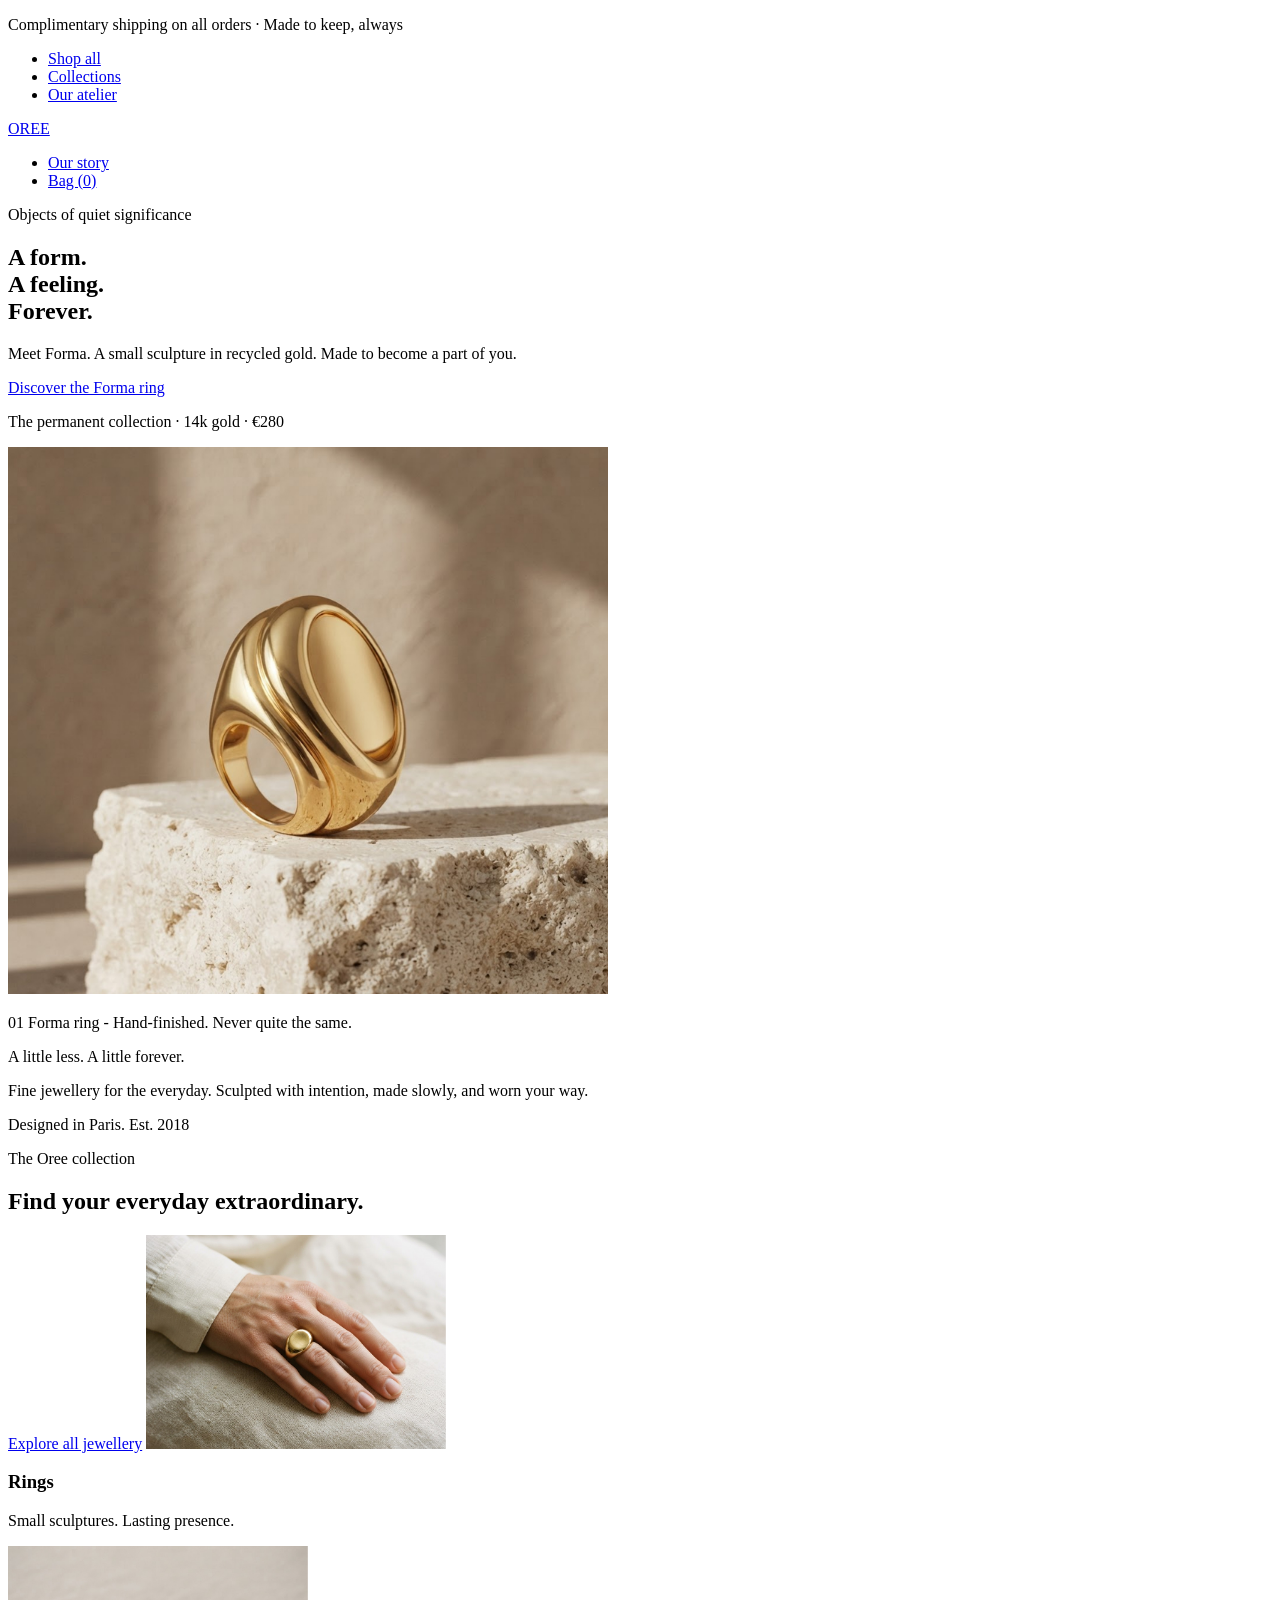
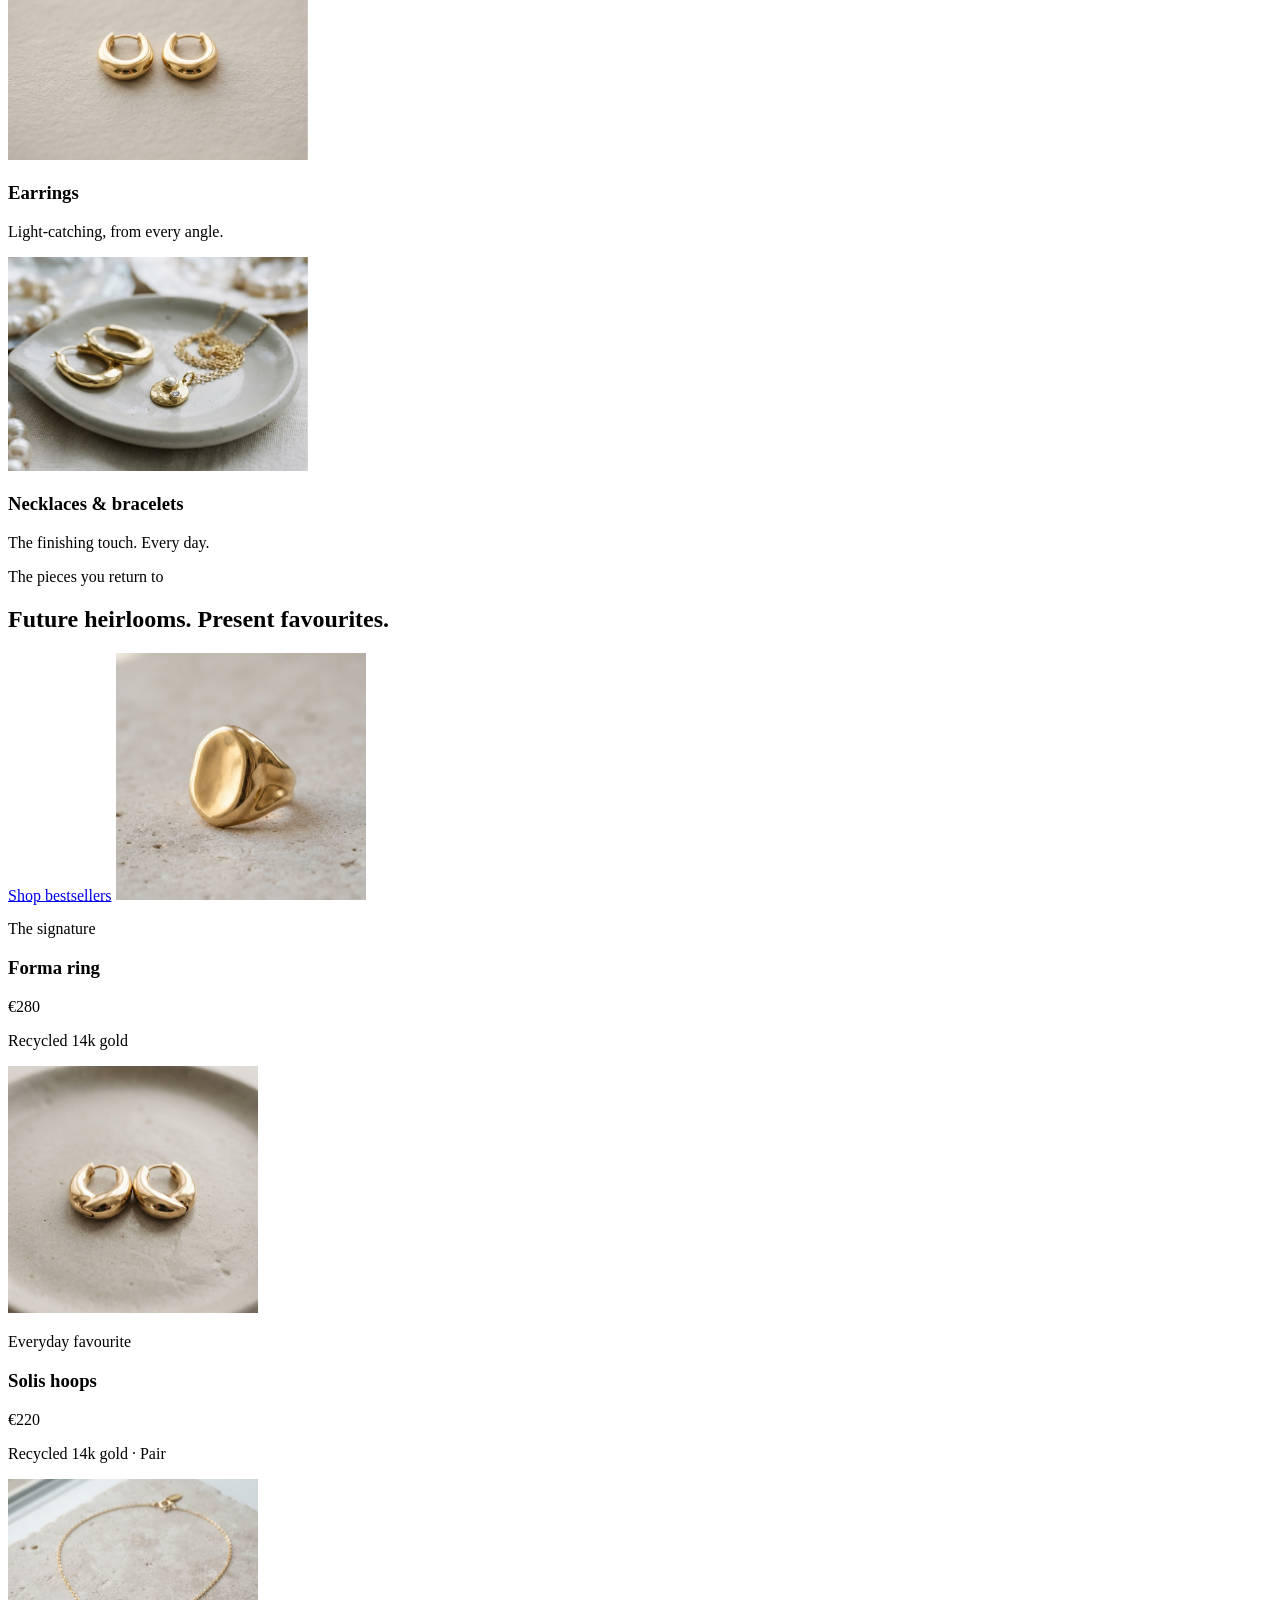
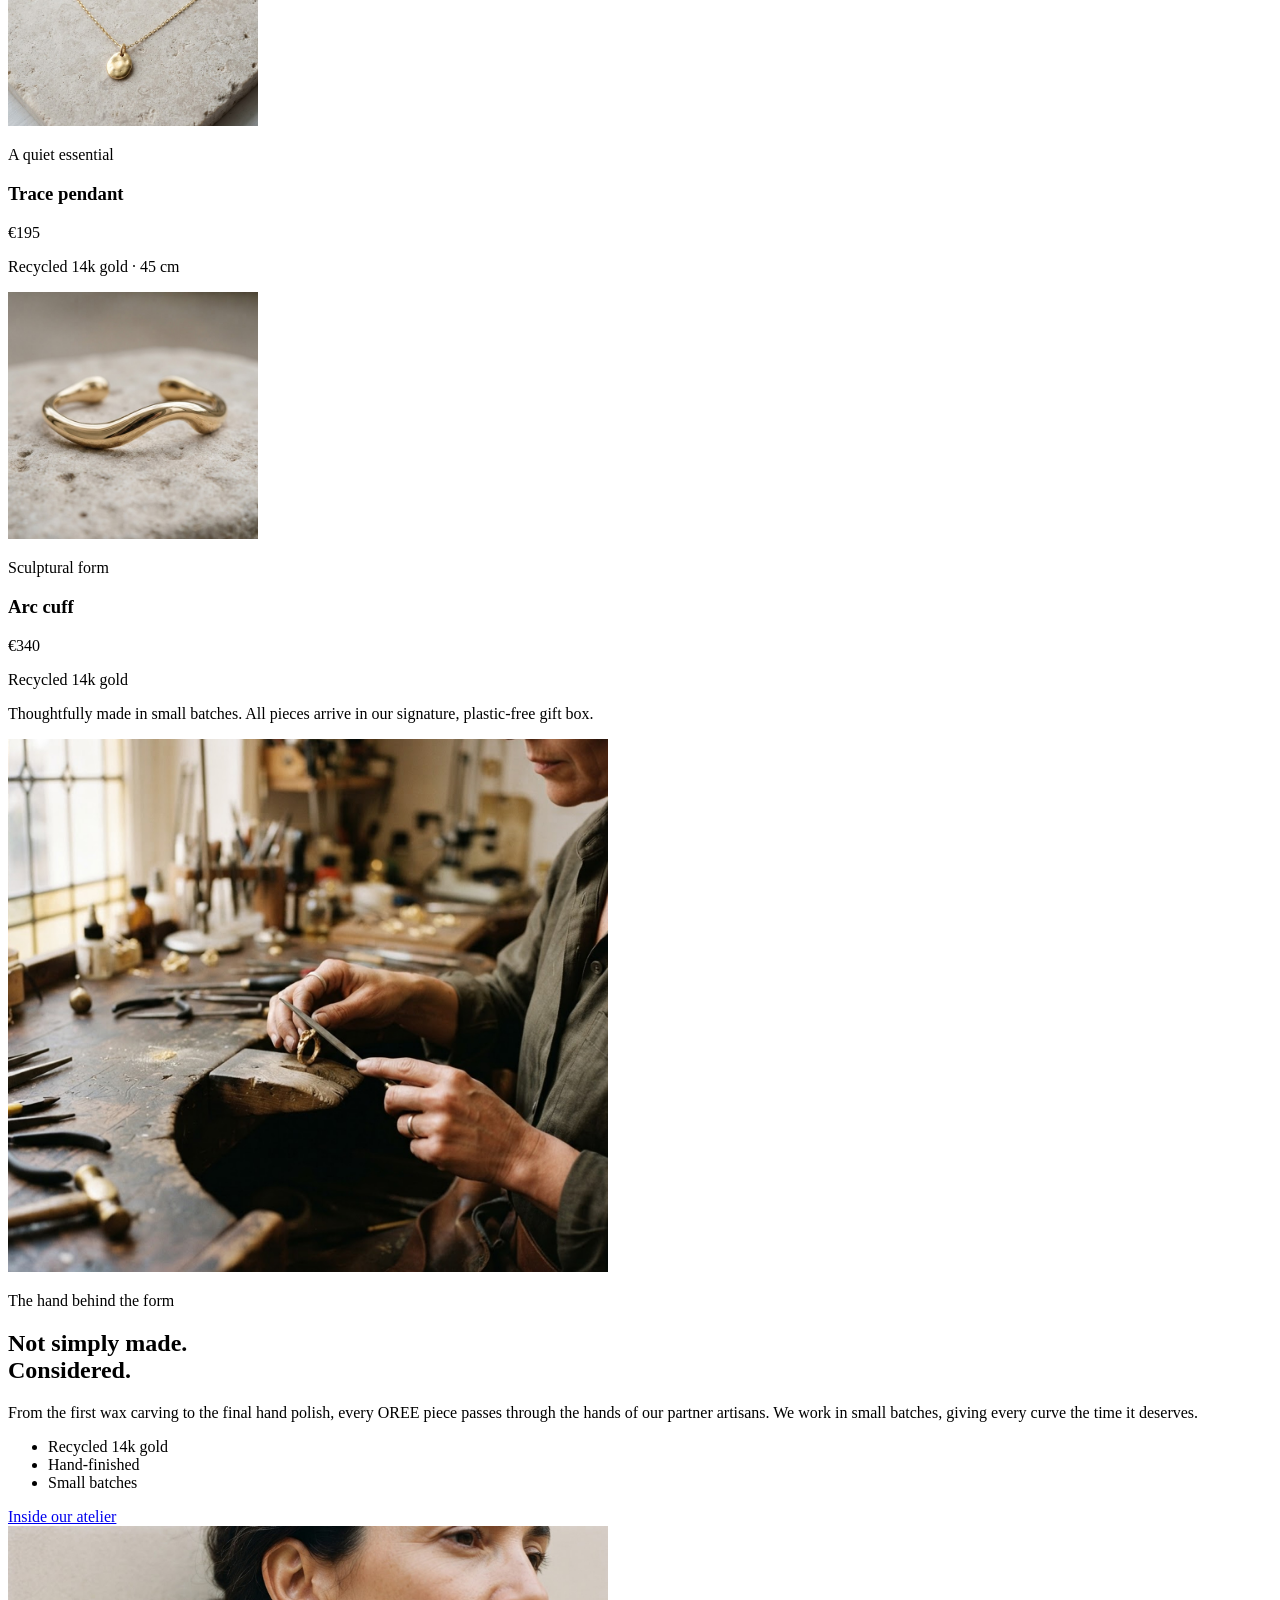
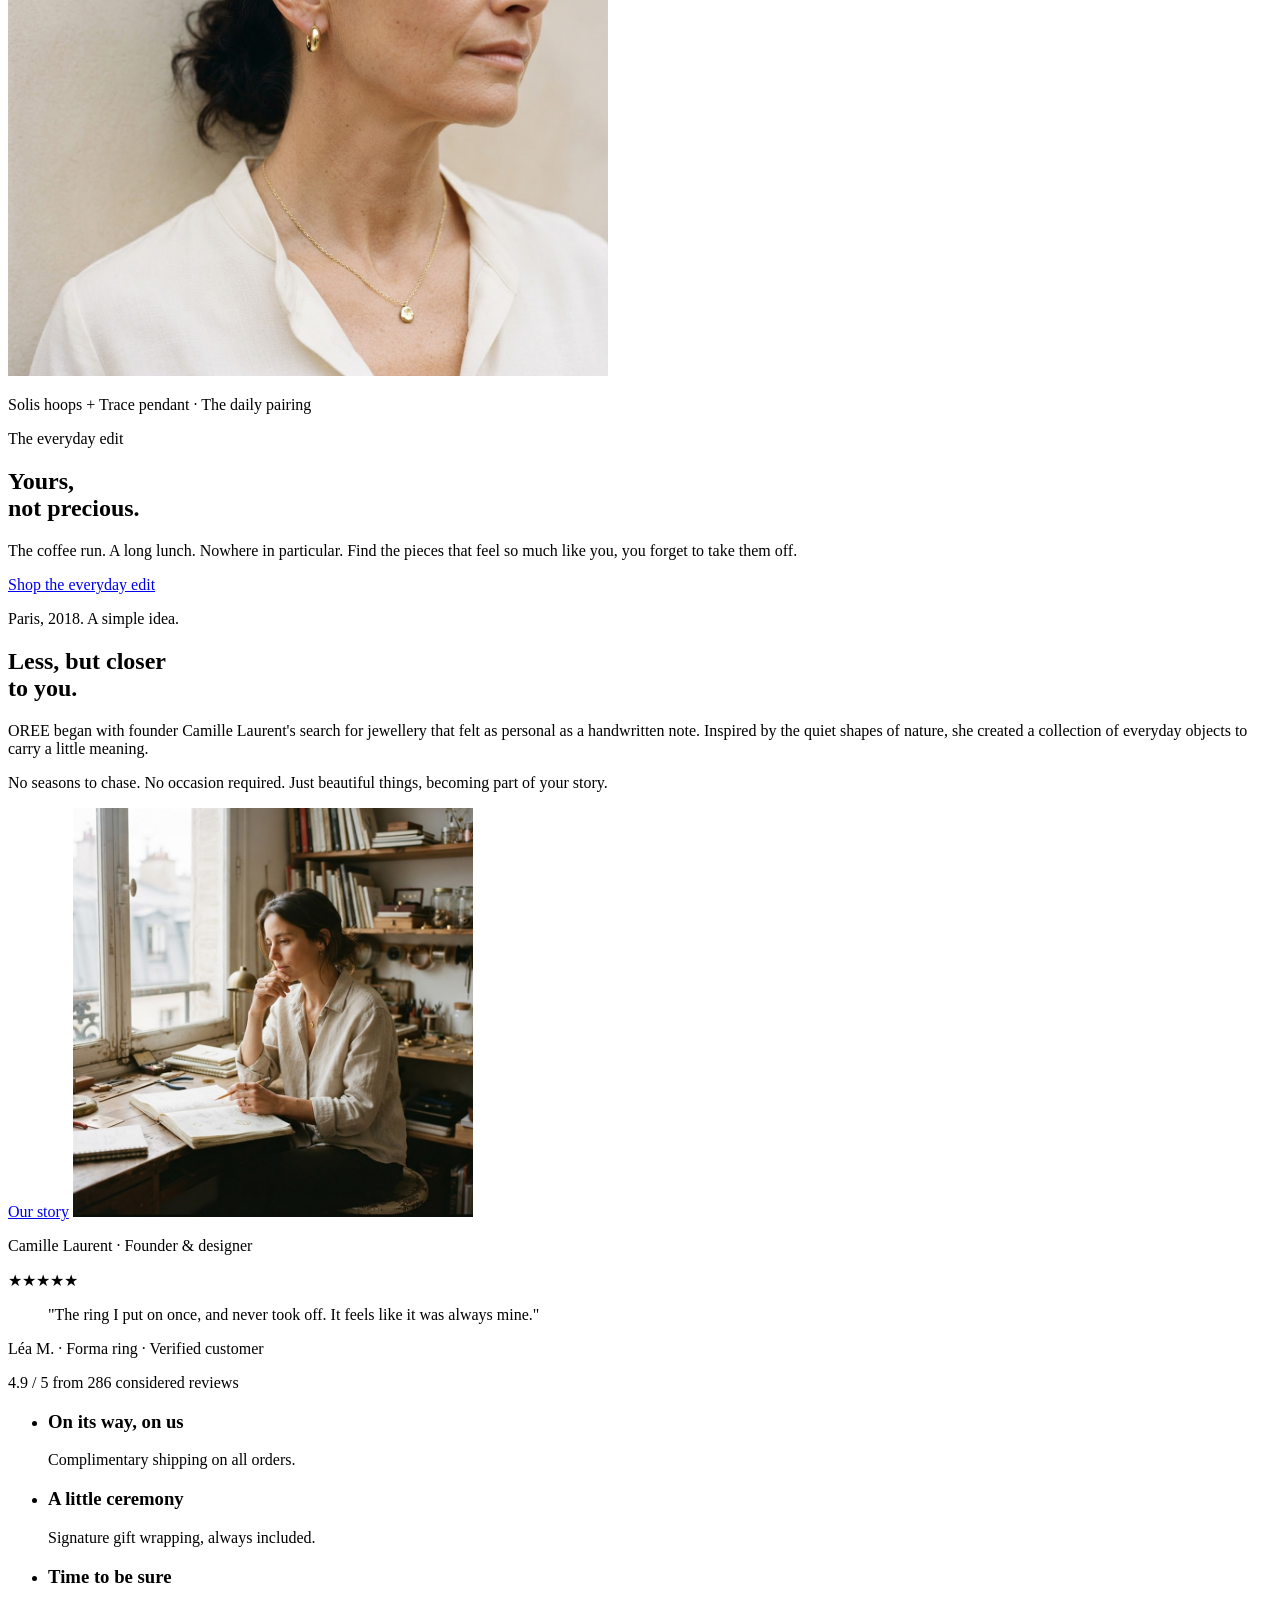
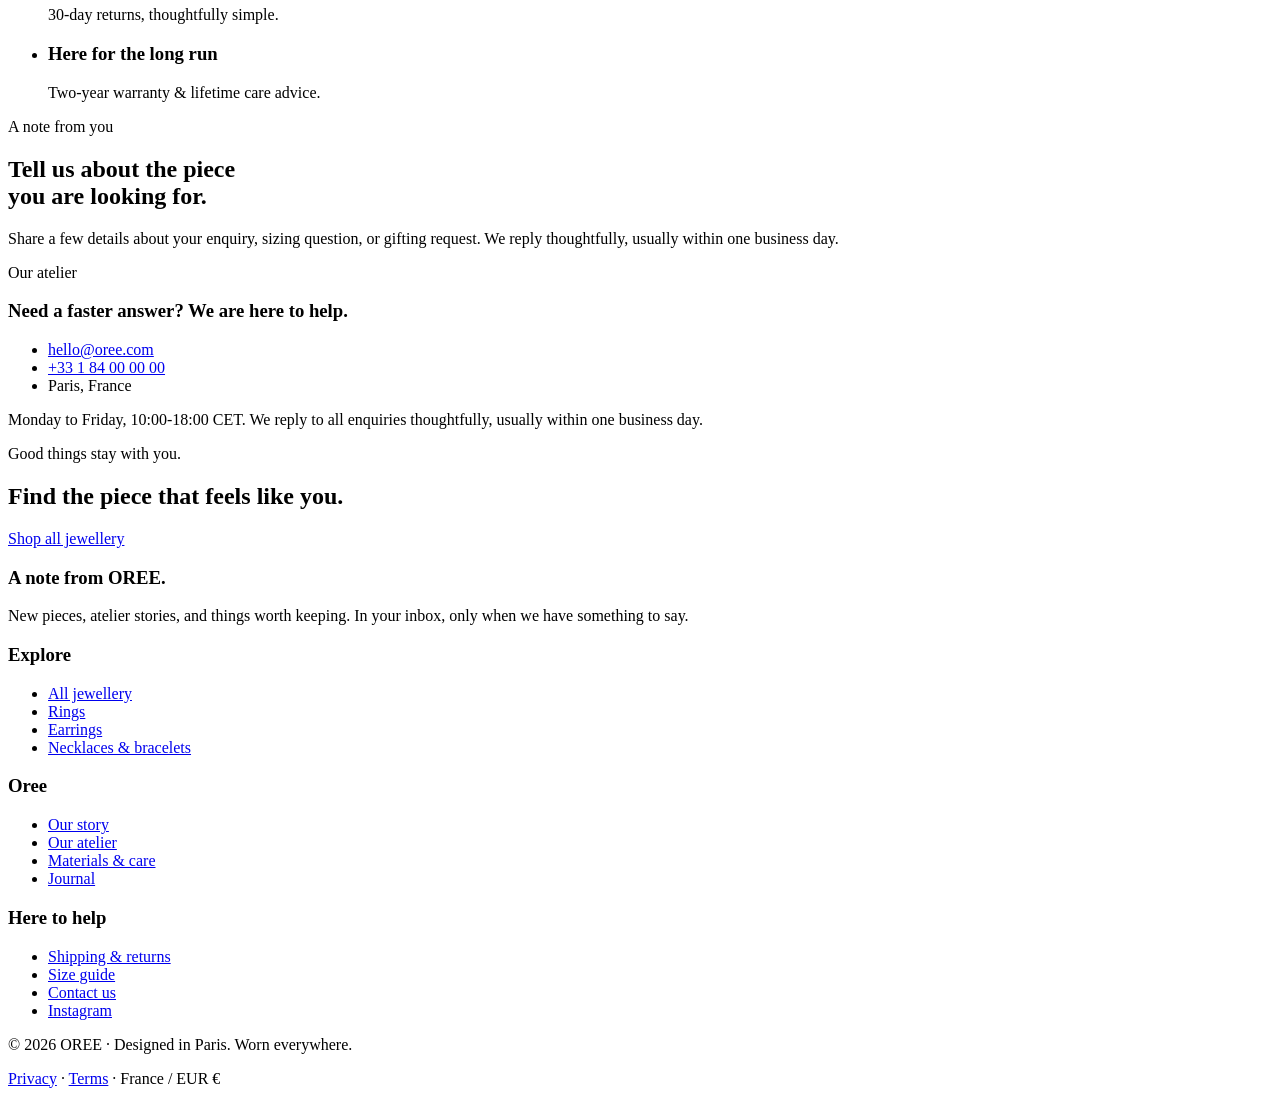
<file: course/lesson-07/finished/index.html>
<!DOCTYPE html>
<html lang="en">
  <head>
    <meta charset="UTF-8">
    <title>OREE - Fine jewellery for the everyday</title>
  </head>
  <body>

    <header>
      <p>Complimentary shipping on all orders · Made to keep, always</p>

      <nav>
        <ul>
          <li><a href="#collection">Shop all</a></li>
          <li><a href="#collection">Collections</a></li>
          <li><a href="#atelier">Our atelier</a></li>
        </ul>

        <a href="index.html">OREE</a>

        <ul>
          <li><a href="#story">Our story</a></li>
          <li><a href="#">Bag (0)</a></li>
        </ul>
      </nav>
    </header>

    <main>

      <!-- Hero -->
      <section>
        <p>Objects of quiet significance</p>
        <h1>A form.<br>A feeling.<br>Forever.</h1>
        <p>Meet Forma. A small sculpture in recycled gold. Made to become a part of you.</p>
        <a href="#bestsellers">Discover the Forma ring</a>
        <p>The permanent collection · 14k gold · €280</p>

        <img src="images/hero-forma-ring.jpg" alt="The Forma ring, a sculptural gold ring, resting on a block of stone" width="600">
        <p>01 Forma ring - Hand-finished. Never quite the same.</p>
      </section>

      <!-- Introduction -->
      <section>
        <p>A little less. A little forever.</p>
        <p>Fine jewellery for the everyday. Sculpted with intention, made slowly, and worn your way.</p>
        <p>Designed in Paris. Est. 2018</p>
      </section>

      <!-- The collection -->
      <section id="collection">
        <p>The Oree collection</p>
        <h2>Find your everyday extraordinary.</h2>
        <a href="#">Explore all jewellery</a>

        <img src="images/category-rings.jpg" alt="A hand wearing a gold signet ring" width="300">
        <h3>Rings</h3>
        <p>Small sculptures. Lasting presence.</p>

        <img src="images/category-earrings.jpg" alt="A pair of chunky gold hoop earrings" width="300">
        <h3>Earrings</h3>
        <p>Light-catching, from every angle.</p>

        <img src="images/category-necklaces.jpg" alt="Gold hoops and a pendant necklace in a ceramic dish" width="300">
        <h3>Necklaces & bracelets</h3>
        <p>The finishing touch. Every day.</p>
      </section>

      <!-- Bestsellers -->
      <section id="bestsellers">
        <p>The pieces you return to</p>
        <h2>Future heirlooms. Present favourites.</h2>
        <a href="#">Shop bestsellers</a>

        <img src="images/product-forma-ring.jpg" alt="Forma ring, a gold signet ring with an oval face" width="250">
        <p>The signature</p>
        <h3>Forma ring</h3>
        <p>€280</p>
        <p>Recycled 14k gold</p>

        <img src="images/product-solis-hoops.jpg" alt="Solis hoops, a pair of rounded gold hoop earrings" width="250">
        <p>Everyday favourite</p>
        <h3>Solis hoops</h3>
        <p>€220</p>
        <p>Recycled 14k gold · Pair</p>

        <img src="images/product-trace-pendant.jpg" alt="Trace pendant, a hammered gold disc on a fine chain" width="250">
        <p>A quiet essential</p>
        <h3>Trace pendant</h3>
        <p>€195</p>
        <p>Recycled 14k gold · 45 cm</p>

        <img src="images/product-arc-cuff.jpg" alt="Arc cuff, a wavy open gold bracelet" width="250">
        <p>Sculptural form</p>
        <h3>Arc cuff</h3>
        <p>€340</p>
        <p>Recycled 14k gold</p>

        <p>Thoughtfully made in small batches. All pieces arrive in our signature, plastic-free gift box.</p>
      </section>

      <!-- The atelier -->
      <section id="atelier">
        <img src="images/atelier-hands.jpg" alt="An artisan filing a gold ring at a wooden workbench" width="600">

        <p>The hand behind the form</p>
        <h2>Not simply made.<br>Considered.</h2>
        <p>From the first wax carving to the final hand polish, every OREE piece passes through the hands of our partner artisans. We work in small batches, giving every curve the time it deserves.</p>
        <ul>
          <li>Recycled 14k gold</li>
          <li>Hand-finished</li>
          <li>Small batches</li>
        </ul>
        <a href="#">Inside our atelier</a>
      </section>

      <!-- The everyday edit -->
      <section>
        <img src="images/everyday-portrait.jpg" alt="A woman wearing gold hoop earrings and a pendant necklace" width="600">
        <p>Solis hoops + Trace pendant · The daily pairing</p>

        <p>The everyday edit</p>
        <h2>Yours,<br>not precious.</h2>
        <p>The coffee run. A long lunch. Nowhere in particular. Find the pieces that feel so much like you, you forget to take them off.</p>
        <a href="#">Shop the everyday edit</a>
      </section>

      <!-- Our story -->
      <section id="story">
        <p>Paris, 2018. A simple idea.</p>
        <h2>Less, but closer<br>to you.</h2>
        <p>OREE began with founder Camille Laurent's search for jewellery that felt as personal as a handwritten note. Inspired by the quiet shapes of nature, she created a collection of everyday objects to carry a little meaning.</p>
        <p>No seasons to chase. No occasion required. Just beautiful things, becoming part of your story.</p>
        <a href="#">Our story</a>

        <img src="images/founder-camille.jpg" alt="Founder Camille Laurent sketching at a desk by a Paris window" width="400">
        <p>Camille Laurent · Founder & designer</p>
      </section>

      <!-- Testimonial -->
      <section>
        <p>★★★★★</p>
        <blockquote>
          <p>"The ring I put on once, and never took off. It feels like it was always mine."</p>
        </blockquote>
        <p>Léa M. · Forma ring · Verified customer</p>
        <p>4.9 / 5 from 286 considered reviews</p>
      </section>

      <!-- Our promises -->
      <section>
        <ul>
          <li>
            <h3>On its way, on us</h3>
            <p>Complimentary shipping on all orders.</p>
          </li>
          <li>
            <h3>A little ceremony</h3>
            <p>Signature gift wrapping, always included.</p>
          </li>
          <li>
            <h3>Time to be sure</h3>
            <p>30-day returns, thoughtfully simple.</p>
          </li>
          <li>
            <h3>Here for the long run</h3>
            <p>Two-year warranty & lifetime care advice.</p>
          </li>
        </ul>
      </section>

      <!-- Contact (the form is added in lesson 10) -->
      <section id="contact">
        <p>A note from you</p>
        <h2>Tell us about the piece<br>you are looking for.</h2>
        <p>Share a few details about your enquiry, sizing question, or gifting request. We reply thoughtfully, usually within one business day.</p>

        <p>Our atelier</p>
        <h3>Need a faster answer? We are here to help.</h3>
        <ul>
          <li><a href="mailto:hello@oree.com">hello@oree.com</a></li>
          <li><a href="tel:+33184000000">+33 1 84 00 00 00</a></li>
          <li>Paris, France</li>
        </ul>
        <p>Monday to Friday, 10:00-18:00 CET. We reply to all enquiries thoughtfully, usually within one business day.</p>
      </section>

    </main>

    <footer>
      <p>Good things stay with you.</p>
      <h2>Find the piece that feels like you.</h2>
      <a href="#collection">Shop all jewellery</a>

      <h3>A note from OREE.</h3>
      <p>New pieces, atelier stories, and things worth keeping. In your inbox, only when we have something to say.</p>

      <h3>Explore</h3>
      <ul>
        <li><a href="#collection">All jewellery</a></li>
        <li><a href="#collection">Rings</a></li>
        <li><a href="#collection">Earrings</a></li>
        <li><a href="#collection">Necklaces & bracelets</a></li>
      </ul>

      <h3>Oree</h3>
      <ul>
        <li><a href="#story">Our story</a></li>
        <li><a href="#atelier">Our atelier</a></li>
        <li><a href="#">Materials & care</a></li>
        <li><a href="#">Journal</a></li>
      </ul>

      <h3>Here to help</h3>
      <ul>
        <li><a href="#">Shipping & returns</a></li>
        <li><a href="#">Size guide</a></li>
        <li><a href="#contact">Contact us</a></li>
        <li><a href="https://www.instagram.com">Instagram</a></li>
      </ul>

      <p>© 2026 OREE · Designed in Paris. Worn everywhere.</p>
      <p><a href="#">Privacy</a> · <a href="#">Terms</a> · France / EUR €</p>
    </footer>

  </body>
</html>
</file>
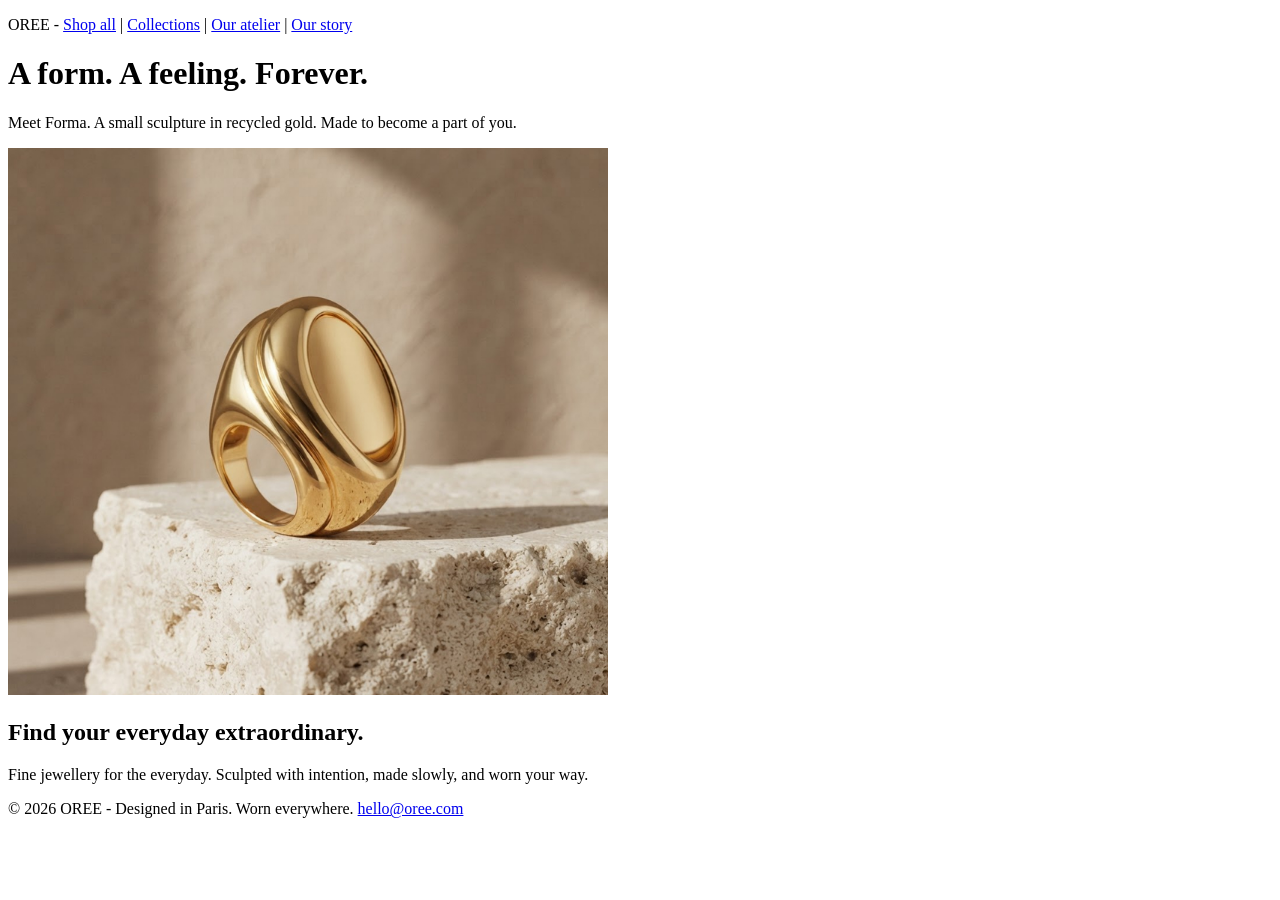
<file: course/lesson-07/start/index.html>
<!DOCTYPE html>
<html lang="en">
  <head>
    <meta charset="UTF-8">
    <title>OREE - Fine jewellery for the everyday</title>
  </head>
  <body>

    <p>
      OREE -
      <a href="#collection">Shop all</a> |
      <a href="#collection">Collections</a> |
      <a href="#">Our atelier</a> |
      <a href="#">Our story</a>
    </p>

    <h1>A form. A feeling. Forever.</h1>
    <p>Meet Forma. A small sculpture in recycled gold. Made to become a part of you.</p>
    <img src="images/hero-forma-ring.jpg" alt="A gold ring resting on a block of stone" width="600">

    <h2 id="collection">Find your everyday extraordinary.</h2>
    <p>Fine jewellery for the everyday. Sculpted with intention, made slowly, and worn your way.</p>

    <p>
      © 2026 OREE - Designed in Paris. Worn everywhere.
      <a href="mailto:hello@oree.com">hello@oree.com</a>
    </p>

  </body>
</html>
</file>
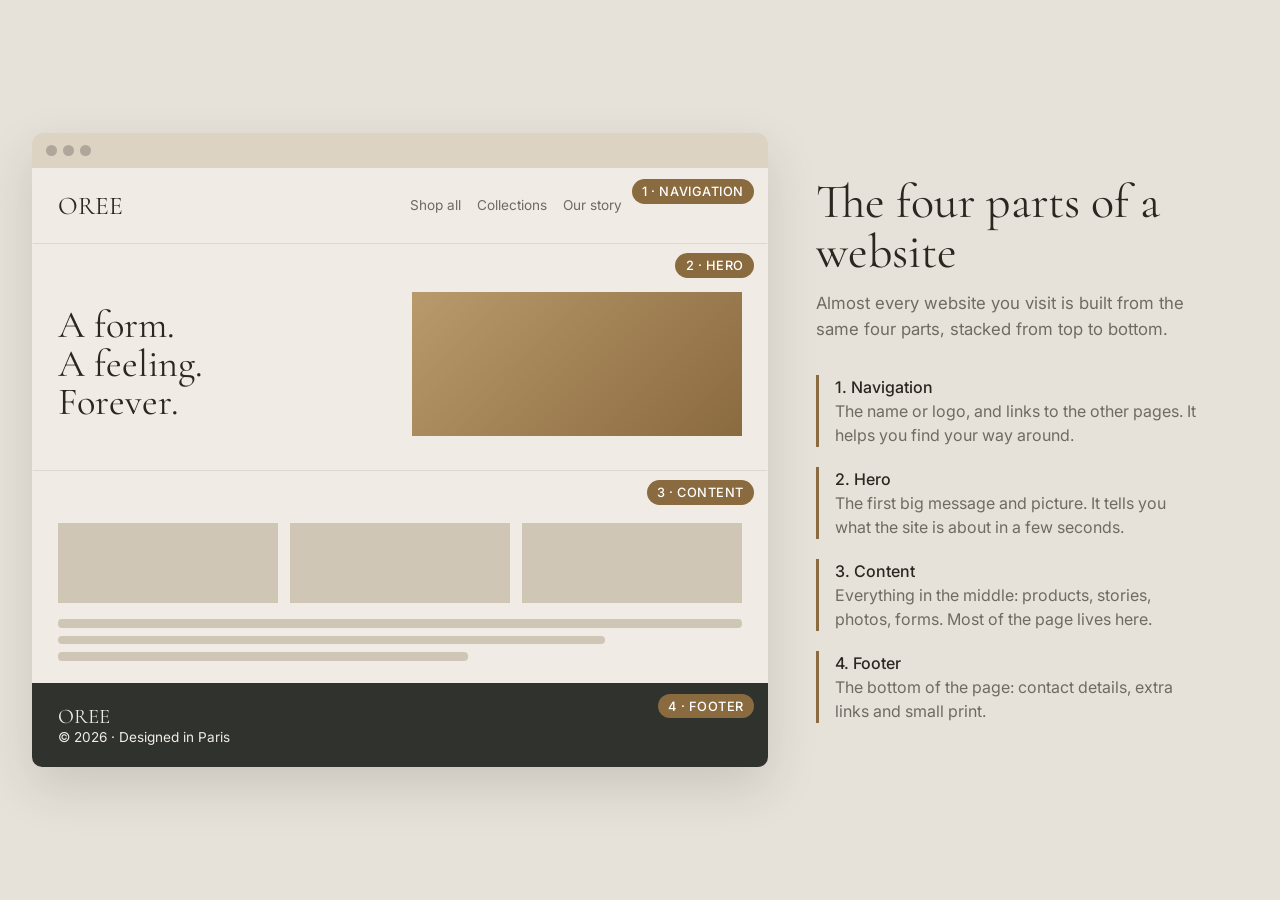
<file: course/lesson-01/anatomy.html>
<!DOCTYPE html>
<html lang="en">
<head>
  <meta charset="UTF-8">
  <meta name="viewport" content="width=device-width, initial-scale=1.0">
  <title>The four parts of a website</title>
  <link rel="preconnect" href="https://fonts.googleapis.com">
  <link rel="preconnect" href="https://fonts.gstatic.com" crossorigin>
  <link href="https://fonts.googleapis.com/css2?family=Cormorant+Garamond:wght@400;500&family=Inter:wght@400;500&display=swap" rel="stylesheet">
  <!-- Instructor screen aid for lesson 1. Students don't build this file. -->
  <style>
    :root {
      --cream: #f0ece5;
      --stone: #e7e2d9;
      --sand: #ddd3c2;
      --forest: #2f322d;
      --ink: #2a2721;
      --muted: #6f6a62;
      --gold: #8a6a3f;
      --block: #cfc6b6;
    }

    * { box-sizing: border-box; margin: 0; }

    body {
      min-height: 100vh;
      display: grid;
      place-items: center;
      padding: 3rem 1.5rem;
      background: var(--stone);
      color: var(--ink);
      font-family: "Inter", system-ui, sans-serif;
    }

    .stage {
      display: grid;
      grid-template-columns: minmax(0, 46rem) minmax(0, 24rem);
      gap: 3rem;
      align-items: center;
      width: 100%;
      max-width: 76rem;
    }

    h1 {
      margin-bottom: 0.75rem;
      font-family: "Cormorant Garamond", Georgia, serif;
      font-size: 3rem;
      font-weight: 400;
      line-height: 1.05;
    }

    .intro {
      color: var(--muted);
      font-size: 1.05rem;
      line-height: 1.6;
    }

    /* The pretend browser window */
    .browser {
      overflow: hidden;
      border-radius: 10px;
      background: var(--cream);
      box-shadow: 0 20px 50px rgb(42 39 33 / 0.15);
    }

    .browser__bar {
      display: flex;
      gap: 6px;
      padding: 12px 14px;
      background: var(--sand);
    }

    .browser__bar span {
      width: 11px;
      height: 11px;
      border-radius: 50%;
      background: rgb(42 39 33 / 0.25);
    }

    /* Each of the four parts */
    .part {
      position: relative;
      padding: 1.25rem 1.5rem;
      border: 2px dashed transparent;
    }

    .part + .part {
      border-top: 1px solid rgb(42 39 33 / 0.1);
    }

    .label {
      position: absolute;
      top: 0.6rem;
      right: 0.75rem;
      padding: 0.3rem 0.65rem;
      border-radius: 999px;
      background: var(--gold);
      color: #fff;
      font-size: 0.8rem;
      font-weight: 500;
      letter-spacing: 0.04em;
      text-transform: uppercase;
    }

    /* Navigation */
    .nav {
      display: flex;
      align-items: center;
      justify-content: space-between;
      padding-right: 9rem;
    }

    .logo {
      font-family: "Cormorant Garamond", Georgia, serif;
      font-size: 1.6rem;
    }

    .links {
      display: flex;
      gap: 1rem;
      color: var(--muted);
      font-size: 0.85rem;
    }

    /* Hero */
    .hero {
      display: grid;
      grid-template-columns: 1fr 1fr;
      gap: 1.5rem;
      align-items: center;
      padding-block: 3rem 2rem;
    }

    .hero h2 {
      font-family: "Cormorant Garamond", Georgia, serif;
      font-size: 2.4rem;
      font-weight: 400;
      line-height: 1;
    }

    .hero__image {
      height: 9rem;
      background: linear-gradient(135deg, #b89a6c, #8a6a3f);
    }

    /* Content */
    .cards {
      display: grid;
      grid-template-columns: repeat(3, 1fr);
      gap: 0.75rem;
      margin-top: 2rem;
    }

    .card {
      height: 5rem;
      background: var(--block);
    }

    .lines {
      display: grid;
      gap: 0.5rem;
      margin-top: 1rem;
    }

    .lines span {
      height: 0.55rem;
      border-radius: 4px;
      background: var(--block);
    }

    .lines span:nth-child(2) { width: 80%; }
    .lines span:nth-child(3) { width: 60%; }

    /* Footer */
    .footer {
      background: var(--forest);
      color: var(--cream);
      font-size: 0.85rem;
    }

    .footer .logo {
      font-size: 1.3rem;
    }

    /* The explanation list on the right */
    .key {
      list-style: none;
      display: grid;
      gap: 1.25rem;
      margin-top: 2rem;
      padding: 0;
    }

    .key li {
      padding-left: 1rem;
      border-left: 3px solid var(--gold);
      color: var(--muted);
      line-height: 1.5;
    }

    .key strong {
      display: block;
      color: var(--ink);
      font-weight: 500;
    }

    @media (max-width: 60rem) {
      .stage { grid-template-columns: 1fr; }
    }
  </style>
</head>
<body>
  <div class="stage">

    <div class="browser" aria-hidden="true">
      <div class="browser__bar"><span></span><span></span><span></span></div>

      <div class="part nav">
        <span class="label">1 · Navigation</span>
        <span class="logo">OREE</span>
        <span class="links"><span>Shop all</span><span>Collections</span><span>Our story</span></span>
      </div>

      <div class="part hero">
        <span class="label">2 · Hero</span>
        <h2>A form.<br>A feeling.<br>Forever.</h2>
        <div class="hero__image"></div>
      </div>

      <div class="part content">
        <span class="label">3 · Content</span>
        <div class="cards"><div class="card"></div><div class="card"></div><div class="card"></div></div>
        <div class="lines"><span></span><span></span><span></span></div>
      </div>

      <div class="part footer">
        <span class="label">4 · Footer</span>
        <span class="logo">OREE</span>
        <p>© 2026 · Designed in Paris</p>
      </div>
    </div>

    <div>
      <h1>The four parts of a website</h1>
      <p class="intro">Almost every website you visit is built from the same four parts, stacked from top to bottom.</p>
      <ol class="key">
        <li><strong>1. Navigation</strong>The name or logo, and links to the other pages. It helps you find your way around.</li>
        <li><strong>2. Hero</strong>The first big message and picture. It tells you what the site is about in a few seconds.</li>
        <li><strong>3. Content</strong>Everything in the middle: products, stories, photos, forms. Most of the page lives here.</li>
        <li><strong>4. Footer</strong>The bottom of the page: contact details, extra links and small print.</li>
      </ol>
    </div>

  </div>
</body>
</html>
</file>
<file: css/styles.css>
/* ==========================================================================
   ORÉE — stylesheet

   How this file is organised:
   1. Design tokens (CSS custom properties)
   2. Reset & base elements
   3. Layout helpers
   4. Reusable components (eyebrow, links, buttons, icons)
   5. Page sections, in the same order as the HTML
   6. Scroll-reveal animation

   It is written "mobile first": the default rules are for small screens,
   and @media (min-width: …) blocks add changes for bigger screens.
   ========================================================================== */


/* --------------------------------------------------------------------------
   1. Design tokens
   Change a value here and it updates everywhere it is used.
   -------------------------------------------------------------------------- */
:root {
  /* Colours */
  --color-cream: #f0ece5;      /* main page background */
  --color-stone: #e7e2d9;      /* tinted section background */
  --color-sand: #ddd3c2;       /* announcement bar, panels, cards */
  --color-forest: #2f322d;     /* dark sections and footer */
  --color-ink: #2a2721;        /* main text */
  --color-muted: #5d5952;      /* secondary text */
  --color-gold: #725734;       /* accent: eyebrows, icons, underlines */
  --color-line: #d3ccc0;       /* thin decorative dividers */
  --color-field-line: #8a857d; /* form field underlines, dark enough to see */

  /* Text colours are dark enough to meet the WCAG AA contrast minimum (4.5:1)
     on cream, stone and sand. Check them again if you change any colour. */
  --color-paper: #f6f2eb;      /* light text on dark backgrounds */

  /* Fonts */
  --font-serif: "Cormorant Garamond", Georgia, serif;
  --font-sans: "Inter", system-ui, -apple-system, sans-serif;

  /* Spacing. clamp(min, preferred, max) grows smoothly with the screen width. */
  --gutter: clamp(1.5rem, 4.5vw, 4rem);
  --gutter-inset: clamp(1.5rem, 9vw, 8rem);
  --section-space: clamp(4rem, 8vw, 6rem);

  --max-width: 90rem; /* 1440px */
}


/* --------------------------------------------------------------------------
   2. Reset & base elements
   -------------------------------------------------------------------------- */

/* Make width/height include padding and border. Much easier to reason about. */
*,
*::before,
*::after {
  box-sizing: border-box;
}

body,
h1, h2, h3,
p,
figure,
blockquote,
ul {
  margin: 0;
}

ul {
  padding: 0;
  list-style: none;
}

html {
  scroll-behavior: smooth;
}

body {
  background: var(--color-cream);
  color: var(--color-ink);
  font-family: var(--font-sans);
  font-size: 1rem;
  line-height: 1.6;
  -webkit-font-smoothing: antialiased;
}

img {
  display: block;   /* removes the small gap under inline images */
  max-width: 100%;
  height: auto;
}

a {
  color: inherit;
  text-decoration: none;
}

button,
input,
textarea {
  font: inherit;
  color: inherit;
}

button {
  cursor: pointer;
}

h1, h2, h3 {
  font-family: var(--font-serif);
  font-weight: 400;
  line-height: 1.05;
}

/* A visible focus ring for keyboard users */
:focus-visible {
  outline: 2px solid var(--color-gold);
  outline-offset: 3px;
}

/* Gold is too dark to see on the dark sections, so use the light colour there */
.split--dark :focus-visible,
.site-footer :focus-visible {
  outline-color: var(--color-paper);
}

/* Hidden on screen, but still read out by screen readers */
.visually-hidden {
  position: absolute;
  width: 1px;
  height: 1px;
  overflow: hidden;
  clip-path: inset(50%);
  white-space: nowrap;
}

.skip-link {
  position: absolute;
  left: 1rem;
  top: -3rem;
  z-index: 100;
  padding: 0.5rem 1rem;
  background: var(--color-ink);
  color: var(--color-paper);
}

.skip-link:focus {
  top: 1rem;
}


/* --------------------------------------------------------------------------
   3. Layout helpers
   -------------------------------------------------------------------------- */

/* Centres content and adds side padding */
.container {
  width: 100%;
  max-width: var(--max-width);
  margin-inline: auto;
  padding-inline: var(--gutter);
}

/* A container with deeper side padding, for calmer, more editorial sections */
.container--inset {
  padding-inline: var(--gutter-inset);
}

.section {
  padding-block: var(--section-space);
}

.section--tinted {
  background: var(--color-stone);
}

.hide-on-mobile {
  display: none;
}

@media (min-width: 64em) {
  .hide-on-mobile {
    display: inline;
  }
}


/* --------------------------------------------------------------------------
   4. Reusable components
   -------------------------------------------------------------------------- */

/* Small uppercase label that sits above a heading */
.eyebrow {
  margin-bottom: 1rem;
  color: var(--color-gold);
  font-size: 0.8125rem;
  letter-spacing: 0.04em;
  text-transform: uppercase;
}

.section-title {
  font-size: clamp(2.5rem, 4.6vw, 4rem);
}

/* Icons are inline SVGs. "currentColor" means they take the text colour. */
.icon {
  width: 1.25rem;
  height: 1.25rem;
  flex-shrink: 0;
  fill: none;
  stroke: currentColor;
  stroke-width: 1.5;
  stroke-linecap: round;
  stroke-linejoin: round;
}

.icon--accent {
  color: var(--color-gold);
}

.icon-button {
  display: inline-flex;
  padding: 0.25rem;
  border: 0;
  background: none;
}

/* Uppercase text link with an arrow and a gold underline */
.link-arrow {
  display: inline-flex;
  align-items: center;
  gap: 3rem;
  padding-bottom: 1rem;
  border-bottom: 1px solid var(--color-gold);
  font-size: 0.875rem;
  letter-spacing: 0.02em;
  text-transform: uppercase;
}

.link-arrow .icon {
  width: 1rem;
  height: 1rem;
  color: var(--color-gold);
  transition: transform 0.25s ease;
}

.link-arrow:hover .icon {
  transform: translate(3px, -3px);
}

/* Solid rectangular buttons */
.button {
  display: inline-flex;
  align-items: center;
  justify-content: space-between;
  gap: 2.5rem;
  padding: 1.1rem 1.5rem;
  border: 0;
  font-size: 0.875rem;
  letter-spacing: 0.02em;
  text-transform: uppercase;
  transition: opacity 0.2s ease;
}

.button:hover {
  opacity: 0.85;
}

.button .icon {
  width: 1rem;
  height: 1rem;
}

.button--dark {
  background: var(--color-ink);
  color: var(--color-paper);
}

.button--light {
  background: var(--color-paper);
  color: var(--color-ink);
}

.small-print {
  margin-top: 2.5rem;
  color: var(--color-muted);
  font-size: 0.8125rem;
}


/* --------------------------------------------------------------------------
   5. Page sections
   -------------------------------------------------------------------------- */

/* ----- Announcement bar ----- */
.announcement {
  padding: 0.5rem var(--gutter);
  background: var(--color-sand);
  font-size: 0.75rem;
  letter-spacing: 0.03em;
  text-align: center;
  text-transform: uppercase;
}

/* On mobile each phrase sits on its own line */
.announcement span {
  display: block;
}

@media (min-width: 45em) {
  .announcement span {
    display: inline;
  }

  .announcement span + span::before {
    content: " · ";
  }
}


/* ----- Header ----- */
.site-header {
  position: relative;
  font-size: 0.9375rem;
}

/* Three columns: left | logo | right. The logo stays centred. */
.site-header__bar {
  display: grid;
  grid-template-columns: 1fr auto 1fr;
  align-items: center;
  min-height: 5.5rem;
}

.logo {
  font-family: var(--font-serif);
  font-size: 2.25rem;
  letter-spacing: 0.02em;
  line-height: 1;
}

.site-header__nav {
  display: none; /* replaced by the menu button on mobile */
  gap: 2.5rem;
}

.site-header__actions {
  display: flex;
  align-items: center;
  justify-content: flex-end;
  gap: 1.25rem;
}

.menu-toggle {
  justify-self: start;
}

.site-header a:hover {
  color: var(--color-gold);
}

/* The row of links under the logo, mobile only */
.site-header__subnav {
  display: flex;
  justify-content: space-between;
  padding: 0.75rem var(--gutter) 1rem;
  border-bottom: 1px solid var(--color-line);
}

/* The panel that opens from the menu button */
.mobile-menu {
  position: absolute;
  top: 100%;
  left: 0;
  right: 0;
  z-index: 10;
  padding: 1rem var(--gutter) 2rem;
  background: var(--color-cream);
  border-bottom: 1px solid var(--color-line);
}

.mobile-menu a {
  display: block;
  padding-block: 0.6rem;
  font-family: var(--font-serif);
  font-size: 1.75rem;
}

@media (min-width: 64em) {
  .site-header__bar {
    min-height: 7rem;
  }

  .site-header__nav {
    display: flex;
  }

  .menu-toggle,
  .site-header__subnav,
  .mobile-menu {
    display: none;
  }

  .site-header__actions {
    gap: 2.5rem;
  }
}


/* ----- Hero ----- */
.hero {
  display: grid;
}

.hero__content {
  display: flex;
  flex-direction: column;
  align-items: flex-start;
  padding: 3rem var(--gutter);
}

.hero__title {
  margin-bottom: 2rem;
  font-size: clamp(4.25rem, 7.8vw, 7rem);
  line-height: 1.02;
}

.hero__lede {
  max-width: 34rem;
  margin-bottom: 2.5rem;
  color: var(--color-muted);
  font-size: 1.125rem;
}

/* Small details pinned to the bottom of the text column */
.hero__meta {
  display: flex;
  justify-content: space-between;
  gap: 1rem;
  align-self: stretch;
  margin-top: 3rem;
  color: var(--color-muted);
  font-size: 0.8125rem;
  text-transform: uppercase;
}

.hero__media {
  position: relative;
}

.hero__media img {
  width: 100%;
  height: 100%;
  aspect-ratio: 4 / 3.5;
  object-fit: cover; /* fills the box without stretching, cropping if needed */
}

/* Caption that sits on top of the photo, styled like .image-label */
.hero__caption {
  position: absolute;
  left: 1rem;
  bottom: 1rem;
  display: flex;
  align-items: center;
  gap: 1rem;
  padding: 0.6rem 0.9rem;
  background: var(--color-paper);
  color: var(--color-ink);
  font-size: 0.75rem;
  line-height: 1.4;
}

.hero__caption strong {
  display: block;
  font-weight: 400;
  text-transform: uppercase;
}

.hero__caption-number {
  font-family: var(--font-serif);
  font-size: 1.75rem;
  line-height: 1;
}

@media (min-width: 64em) {
  .hero {
    grid-template-columns: 4fr 5fr;
  }

  .hero__content {
    padding-block: 5rem 3rem;
  }

  .hero__caption {
    left: 1.5rem;
    bottom: 1.5rem;
    padding: 0.75rem 1.1rem;
  }

  .hero__meta {
    margin-top: auto; /* pushes the meta row to the bottom of the column */
    padding-top: 4rem;
  }

  .hero__media img {
    aspect-ratio: auto;
    min-height: 40rem;
  }
}


/* ----- Intro strip ----- */
.intro {
  display: grid;
  gap: 1rem;
  padding-block: 3rem;
  border-bottom: 1px solid var(--color-line);
}

.intro .eyebrow {
  margin: 0;
}

.intro__statement {
  max-width: 44rem;
  font-family: var(--font-serif);
  font-size: clamp(1.5rem, 2.4vw, 1.75rem);
  line-height: 1.3;
}

.intro__aside {
  color: var(--color-muted);
  font-size: 0.75rem;
  line-height: 1.4;
  text-transform: uppercase;
}

@media (min-width: 64em) {
  .intro {
    grid-template-columns: 1fr 2.4fr auto;
    align-items: center;
    gap: 3rem;
  }
}


/* ----- Section heading row (title on the left, link on the right) ----- */
.section-head {
  display: flex;
  flex-wrap: wrap;
  align-items: flex-end;
  justify-content: space-between;
  gap: 1.5rem 3rem;
  margin-bottom: 2.5rem;
}

.section-head .eyebrow {
  margin-bottom: 0.75rem;
}


/* ----- Category cards ----- */
.category-grid {
  display: grid;
  gap: 2.5rem;
}

.category-card img {
  width: 100%;
  aspect-ratio: 7 / 5;
  object-fit: cover;
  transition: opacity 0.3s ease;
}

.category-card:hover img {
  opacity: 0.9;
}

.category-card__head {
  display: flex;
  justify-content: space-between;
  align-items: flex-start;
  margin-top: 1.25rem;
}

.category-card h3 {
  font-size: 2rem;
}

.category-card .icon {
  color: var(--color-gold);
}

.category-card p {
  margin-top: 0.75rem;
  color: var(--color-muted);
  font-size: 0.875rem;
}

@media (min-width: 45em) {
  .category-grid {
    grid-template-columns: repeat(3, 1fr);
    gap: 1.5rem;
  }
}


/* ----- Product cards ----- */
.product-grid {
  display: grid;
  grid-template-columns: repeat(2, 1fr);
  gap: 2rem 1rem;
}

.product-card__media {
  position: relative;
  margin-bottom: 1rem;
}

.product-card__media img {
  width: 100%;
  aspect-ratio: 1 / 1;
  object-fit: cover;
}

.wishlist-button {
  position: absolute;
  top: 0.75rem;
  right: 0.75rem;
  display: inline-flex;
  padding: 0.35rem;
  border: 0;
  background: none;
}

/* When the heart is "pressed", fill it in. The selector reads the HTML attribute. */
.wishlist-button[aria-pressed="true"] .icon {
  fill: var(--color-ink);
}

.product-card__tag {
  margin-bottom: 0.5rem;
  color: var(--color-gold);
  font-size: 0.6875rem;
  letter-spacing: 0.03em;
  text-transform: uppercase;
}

.product-card__row {
  display: flex;
  justify-content: space-between;
  gap: 0.5rem;
}

.product-card h3 {
  font-family: var(--font-sans);
  font-size: 1rem;
  line-height: 1.5;
}

.product-card h3 a:hover {
  color: var(--color-gold);
}

.product-card__detail {
  margin-top: 0.25rem;
  color: var(--color-muted);
  font-size: 0.8125rem;
}

@media (min-width: 64em) {
  .product-grid {
    grid-template-columns: repeat(4, 1fr);
    gap: 1.25rem;
  }

  .product-card h3,
  .product-card__price {
    font-size: 1.125rem;
  }
}


/* ----- Split sections (image on one side, text panel on the other) ----- */
.split {
  display: grid;
}

.split__media {
  position: relative;
}

.split__media img {
  width: 100%;
  height: 100%;
  aspect-ratio: 4 / 3;
  object-fit: cover;
}

.split__content {
  display: flex;
  flex-direction: column;
  justify-content: center;
  align-items: flex-start;
  padding: 3.5rem var(--gutter);
}

.split .section-title {
  margin-bottom: 1.75rem;
}

.split__text {
  max-width: 36rem;
  margin-bottom: 2.5rem;
  font-size: 1.0625rem;
}

/* Dark version */
.split--dark {
  background: var(--color-forest);
  color: var(--color-paper);
}

.split--dark .eyebrow {
  color: var(--color-paper);
}

.split--dark .split__text {
  opacity: 0.8;
}

.split--dark .link-arrow,
.split--dark .link-arrow .icon {
  border-color: var(--color-paper);
  color: var(--color-paper);
}

/* Sand version */
.split--sand {
  background: var(--color-sand);
}

.split--sand .split__text {
  color: var(--color-muted);
}

/* Row of small labels between two thin lines */
.tag-list {
  display: flex;
  flex-wrap: wrap;
  gap: 0.5rem 2rem;
  align-self: stretch;
  max-width: 36rem;
  margin-bottom: 3rem;
  padding-block: 1.25rem;
  border-block: 1px solid rgb(246 242 235 / 0.2);
  font-size: 0.75rem;
  text-transform: uppercase;
}

/* A small label sitting on top of an image */
.image-label {
  position: absolute;
  left: 1rem;
  bottom: 1rem;
  padding: 0.6rem 0.9rem;
  background: var(--color-paper);
  font-size: 0.6875rem;
  text-transform: uppercase;
}

@media (min-width: 64em) {
  .image-label {
    left: 1.5rem;
    bottom: 1.5rem;
    padding: 0.75rem 1.1rem;
    font-size: 0.75rem;
  }

  .split {
    grid-template-columns: 1fr 1fr;
  }

  .split--wide-media {
    grid-template-columns: 5fr 4fr;
  }

  .split__media img {
    aspect-ratio: auto;
    min-height: 37rem;
  }

  .split__content {
    padding: 5rem clamp(3rem, 5vw, 4.5rem);
  }
}


/* ----- Our story ----- */
.story {
  display: grid;
  gap: 3rem;
  align-items: center;
}

.story__text .section-title {
  margin-bottom: 1.75rem;
}

.story__text p:not(.eyebrow) {
  max-width: 38rem;
  margin-bottom: 1.5rem;
  color: var(--color-muted);
  font-size: 1.0625rem;
}

.story__text .link-arrow {
  margin-top: 1rem;
}

.story__media figcaption {
  margin-top: 1rem;
  color: var(--color-muted);
  font-size: 0.75rem;
  text-transform: uppercase;
}

@media (min-width: 64em) {
  .story {
    grid-template-columns: 1fr minmax(0, 27rem);
    gap: clamp(3rem, 8vw, 8rem);
  }
}


/* ----- Testimonial ----- */
.testimonial {
  text-align: center;
}

.testimonial__stars {
  margin-bottom: 1.5rem;
  color: var(--color-gold);
  letter-spacing: 0.15em;
}

.testimonial blockquote p {
  max-width: 56rem;
  margin-inline: auto;
  font-family: var(--font-serif);
  font-size: clamp(2rem, 3.6vw, 3.25rem);
  line-height: 1.15;
}

.testimonial__author {
  margin-top: 2rem;
  color: var(--color-muted);
  font-size: 0.75rem;
  text-transform: uppercase;
}

.testimonial__rating {
  margin-top: 1.25rem;
  color: var(--color-muted);
  font-size: 0.8125rem;
}


/* ----- Features ----- */
.features {
  border-block: 1px solid var(--color-line);
}

.features__list {
  display: grid;
  gap: 2rem;
  padding-block: 3rem;
}

/* On mobile: icon on the left, text on the right */
.feature {
  display: grid;
  grid-template-columns: auto 1fr;
  column-gap: 1rem;
  align-items: center;
}

.feature p {
  grid-column: 2;
  color: var(--color-muted);
  font-size: 0.8125rem;
}

.feature h3 {
  font-size: 1.75rem;
}

.feature .icon {
  width: 1.5rem;
  height: 1.5rem;
}

@media (min-width: 45em) {
  .features__list {
    grid-template-columns: repeat(2, 1fr);
  }
}

@media (min-width: 64em) {
  .features__list {
    grid-template-columns: repeat(4, 1fr);
  }

  /* On desktop: everything stacks inside each column */
  .feature {
    display: block;
  }

  .feature h3 {
    margin-block: 1.5rem 1rem;
  }
}


/* ----- Contact ----- */
.contact__intro {
  margin-top: 1.25rem;
  color: var(--color-muted);
  font-size: 1.0625rem;
}

.contact {
  display: grid;
  gap: 3rem;
  margin-top: 3rem;
}

.contact-form {
  display: grid;
  gap: 1.75rem;
}

.field-row {
  display: grid;
  gap: 1.75rem;
}

/* Floating labels.
   The empty field shows its label large, inside the field. When the field is
   focused or filled in, the label shrinks and moves up above it.
   The top padding on .field leaves room for the small label. */
.field {
  position: relative;
  padding-top: 1.25rem;
}

/* Resting state: the label sits where the typed text would be */
.field label {
  position: absolute;
  top: 1.75rem; /* .field padding-top + the field's own padding-top */
  left: 0;
  color: var(--color-muted);
  font-size: 1.0625rem;
  pointer-events: none; /* clicks pass through the label to the field */
  transition: top 0.2s ease, font-size 0.2s ease, color 0.2s ease;
}

/* Floating state. ":placeholder-shown" is true while a field is empty,
   so ":not(:placeholder-shown)" means "something has been typed". */
.field input:focus + label,
.field input:not(:placeholder-shown) + label,
.field textarea:focus + label,
.field textarea:not(:placeholder-shown) + label {
  top: 0;
  color: var(--color-gold);
  font-size: 0.75rem;
  text-transform: uppercase;
}

/* Inputs with only a bottom border */
.field input,
.field textarea {
  display: block;
  width: 100%;
  padding: 0.5rem 0 0.9rem;
  border: 0;
  border-bottom: 1px solid var(--color-field-line);
  background: transparent;
  font-size: 1.0625rem;
  resize: vertical;
}

/* Hints stay hidden behind the label until the field is focused */
.field input::placeholder,
.field textarea::placeholder {
  color: transparent;
}

.field input:focus::placeholder,
.field textarea:focus::placeholder {
  color: var(--color-muted);
}

.field input:focus,
.field textarea:focus {
  outline: none;
  border-bottom-color: var(--color-gold);
}

/* Added by main.js when a field fails validation */
.field.has-error input,
.field.has-error textarea {
  border-bottom-color: #a4442f;
}

.contact-form__footer {
  display: flex;
  flex-wrap: wrap;
  align-items: center;
  justify-content: space-between;
  gap: 1.5rem;
}

.form-status {
  color: var(--color-muted);
  font-size: 0.8125rem;
}

.form-status.is-error {
  color: #a4442f;
}

.form-status.is-success {
  color: var(--color-gold);
}

.contact-card {
  align-self: start;
  padding: 2rem;
  background: var(--color-sand);
}

.contact-card h3 {
  margin-bottom: 1.75rem;
  font-size: 2rem;
  line-height: 1.15;
}

.contact-card__list li {
  display: flex;
  align-items: center;
  gap: 1rem;
  margin-bottom: 0.75rem;
  font-size: 1.0625rem;
}

/* The little gold dot before each item */
.contact-card__list li::before {
  content: "";
  width: 6px;
  height: 6px;
  border-radius: 50%;
  background: var(--color-gold);
}

.contact-card__note {
  margin-top: 1.5rem;
  color: var(--color-muted);
  font-size: 0.8125rem;
}

@media (min-width: 45em) {
  .field-row {
    grid-template-columns: 1fr 1fr;
  }
}

@media (min-width: 64em) {
  .contact {
    grid-template-columns: 1fr 22rem;
    gap: 2rem;
  }
}


/* ----- Footer ----- */
.site-footer {
  padding-block: 4rem 1.5rem;
  background: var(--color-forest);
  color: var(--color-paper);
}

.site-footer .eyebrow {
  color: var(--color-paper);
}

.site-footer a:hover {
  color: var(--color-sand);
}

.footer-cta {
  display: flex;
  flex-wrap: wrap;
  align-items: flex-start;
  justify-content: space-between;
  gap: 2rem;
  padding-bottom: 3.5rem;
  border-bottom: 1px solid rgb(246 242 235 / 0.2);
}

.footer-cta__title {
  font-size: clamp(2.75rem, 5vw, 4.5rem);
}

.footer-main {
  display: grid;
  gap: 3rem;
  padding-block: 3.5rem;
}

.newsletter h3 {
  margin-bottom: 1.25rem;
  font-size: 2.25rem;
}

.newsletter p {
  max-width: 30rem;
  opacity: 0.8;
}

.newsletter__form {
  display: flex;
  max-width: 26rem;
  margin-top: 2rem;
  border-bottom: 1px solid rgb(246 242 235 / 0.4);
}

.newsletter__form input {
  flex: 1;
  min-width: 0;
  padding: 0.75rem 0;
  border: 0;
  background: transparent;
}

.newsletter__form input::placeholder {
  color: var(--color-paper);
  opacity: 0.8;
}

.newsletter__form input:focus {
  outline: none;
}

.newsletter__form button {
  border: 0;
  background: none;
}

.newsletter__form .icon {
  width: 1.5rem;
  height: 1.5rem;
}

.newsletter .newsletter__note {
  margin-top: 1.25rem;
  font-size: 0.75rem;
  opacity: 0.7;
}

.footer-links {
  display: grid;
  grid-template-columns: repeat(2, 1fr);
  gap: 2.5rem 1.5rem;
}

.footer-links h3 {
  margin-bottom: 1.25rem;
  font-family: var(--font-sans);
  font-size: 0.75rem;
  text-transform: uppercase;
}

.footer-links li {
  margin-bottom: 0.75rem;
  font-size: 0.875rem;
  opacity: 0.8;
}

.footer-bottom {
  display: grid;
  gap: 1rem;
  color: rgb(246 242 235 / 0.7);
  font-size: 0.8125rem;
}

.footer-bottom__logo {
  color: var(--color-paper);
  font-family: var(--font-serif);
  font-size: clamp(4.5rem, 10vw, 7.5rem);
  line-height: 1;
}

.footer-bottom__copy {
  text-transform: uppercase;
}

.footer-bottom__legal span {
  margin-left: 1rem;
}

@media (min-width: 64em) {
  .footer-main {
    grid-template-columns: 5fr 7fr;
    gap: 4rem;
  }

  .footer-links {
    grid-template-columns: repeat(3, 1fr);
  }

  .footer-bottom {
    grid-template-columns: 5fr 4fr 3fr;
    align-items: end;
    gap: 4rem;
  }

  .footer-bottom__legal {
    text-align: right;
  }
}


/* --------------------------------------------------------------------------
   6. Scroll-reveal animation
   main.js adds .reveal to elements and .is-visible once they scroll into view.
   Without JavaScript nothing gets .reveal, so everything is simply visible.
   -------------------------------------------------------------------------- */
.reveal {
  opacity: 0;
  transform: translateY(1.5rem);
  transition: opacity 0.8s ease, transform 0.8s ease;
}

.reveal.is-visible {
  opacity: 1;
  transform: none;
}

/* Respect people who have asked their device for less motion */
@media (prefers-reduced-motion: reduce) {
  html {
    scroll-behavior: auto;
  }

  .reveal {
    opacity: 1;
    transform: none;
    transition: none;
  }
}
</file>
